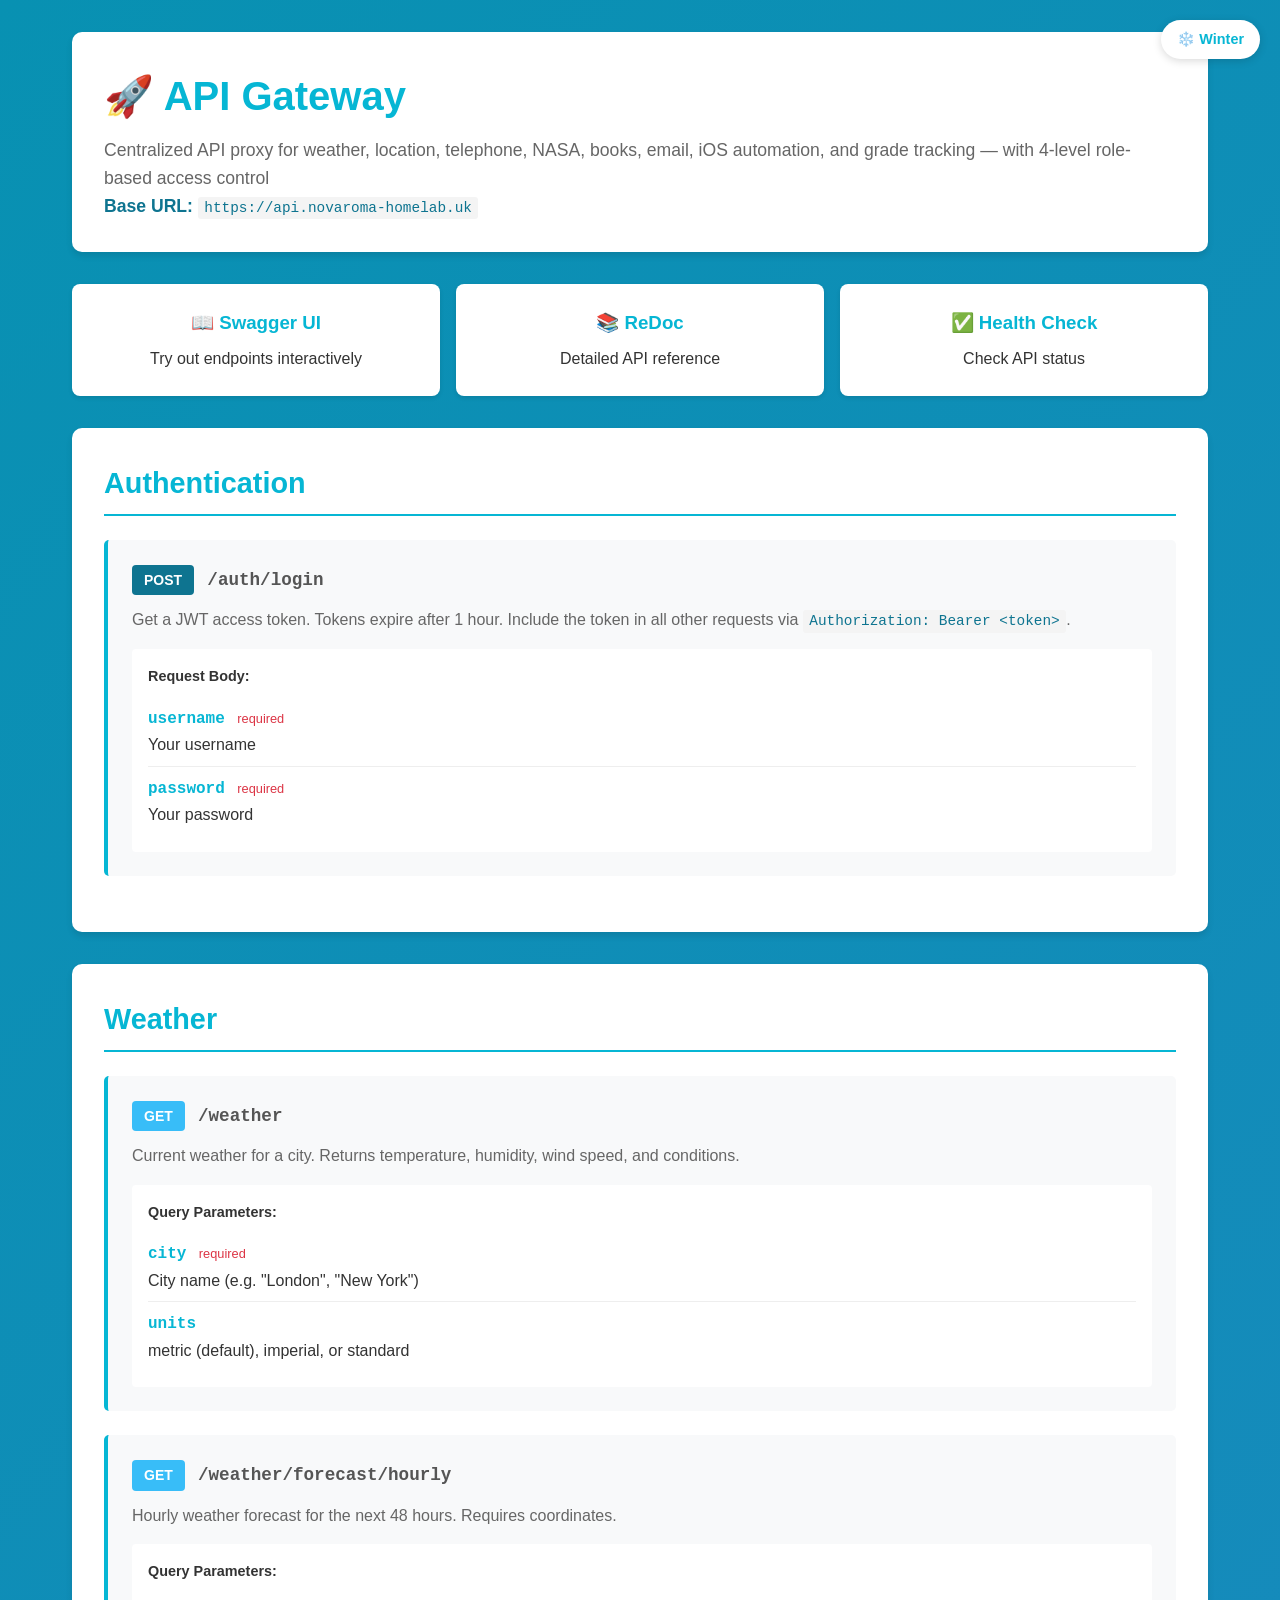
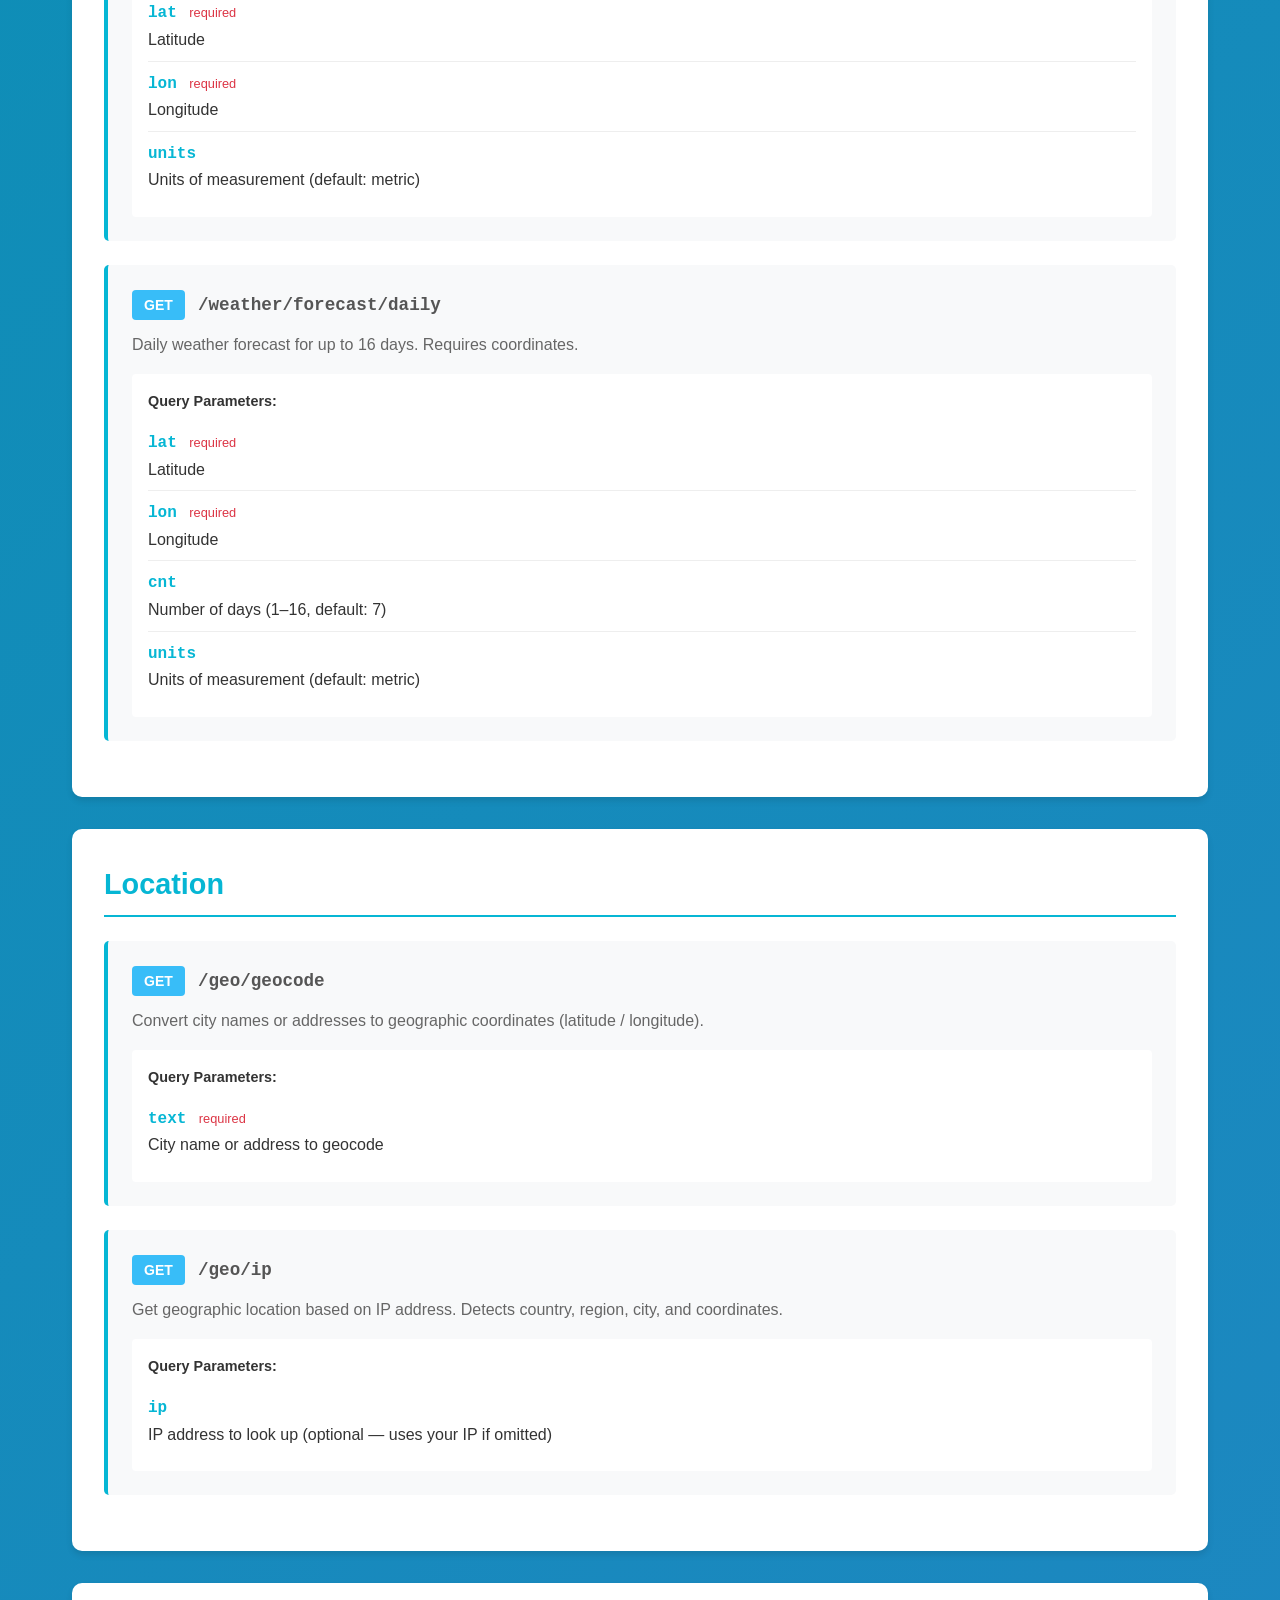
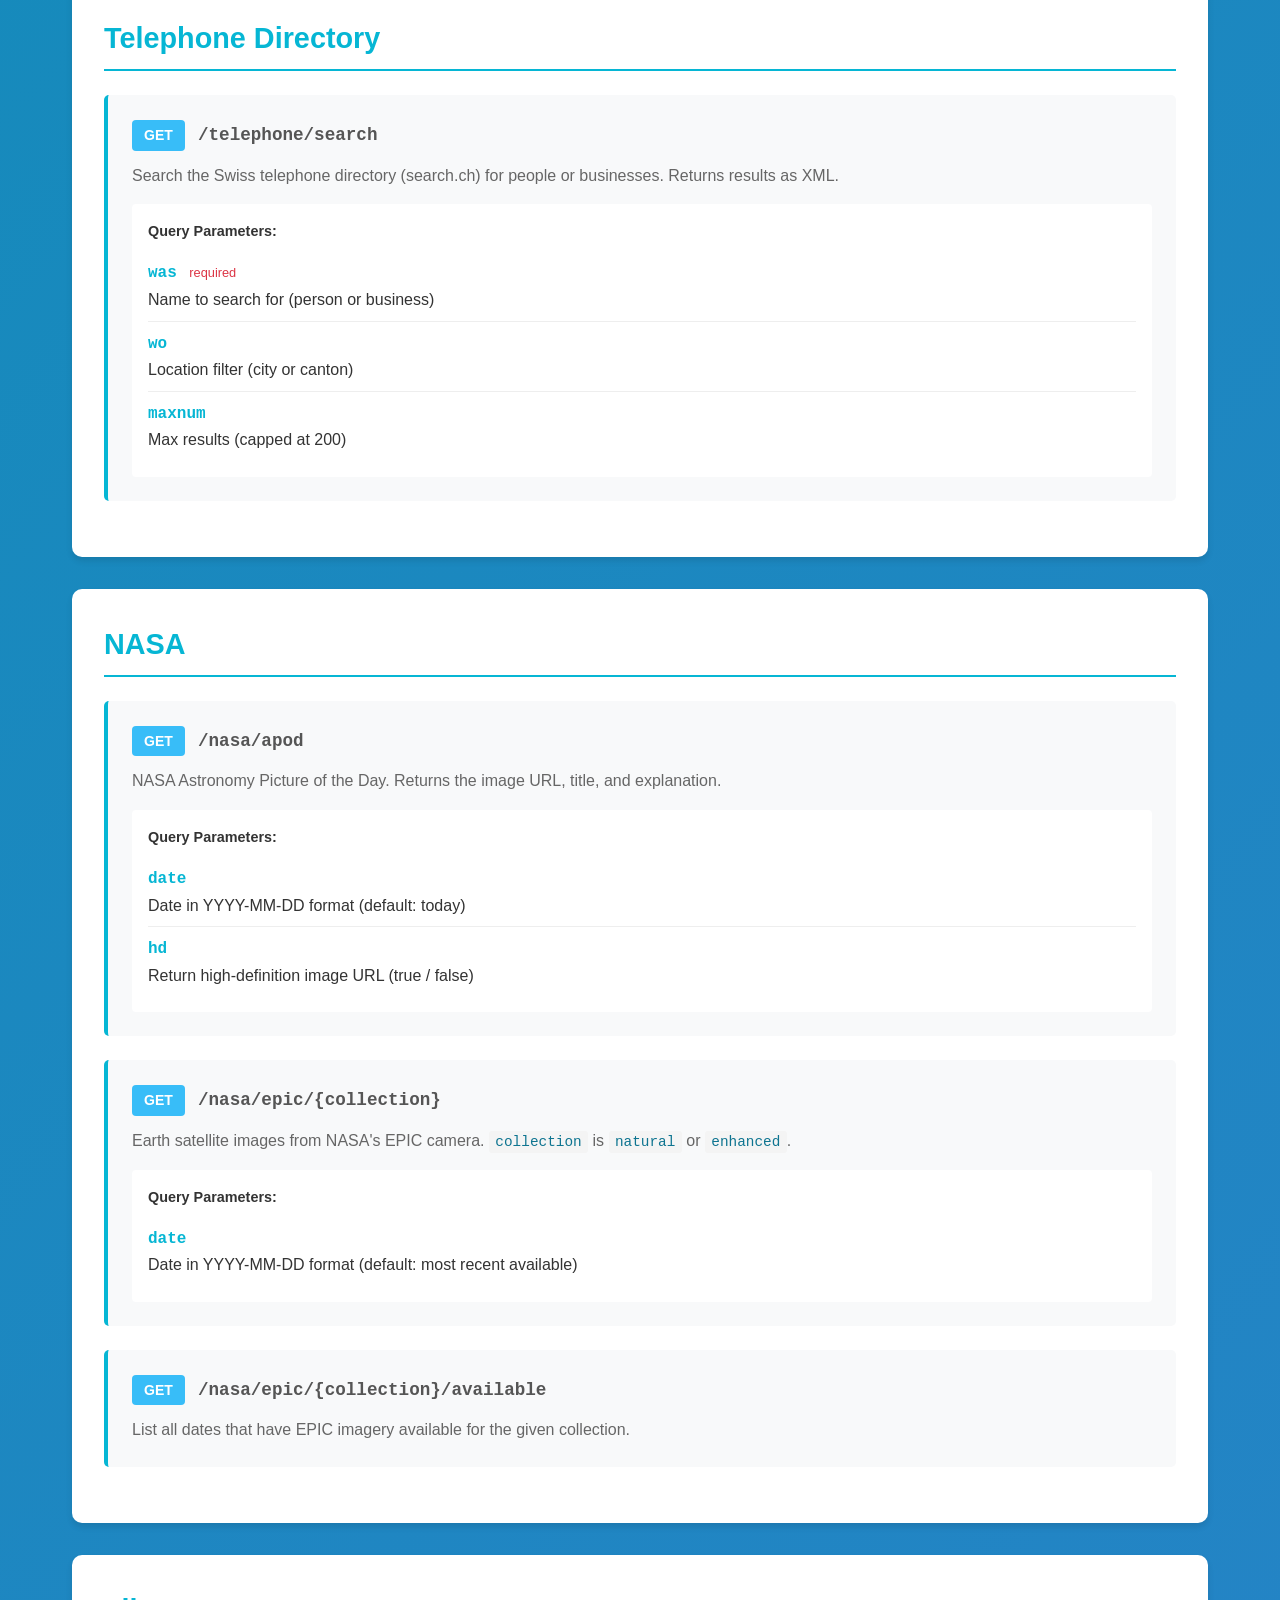
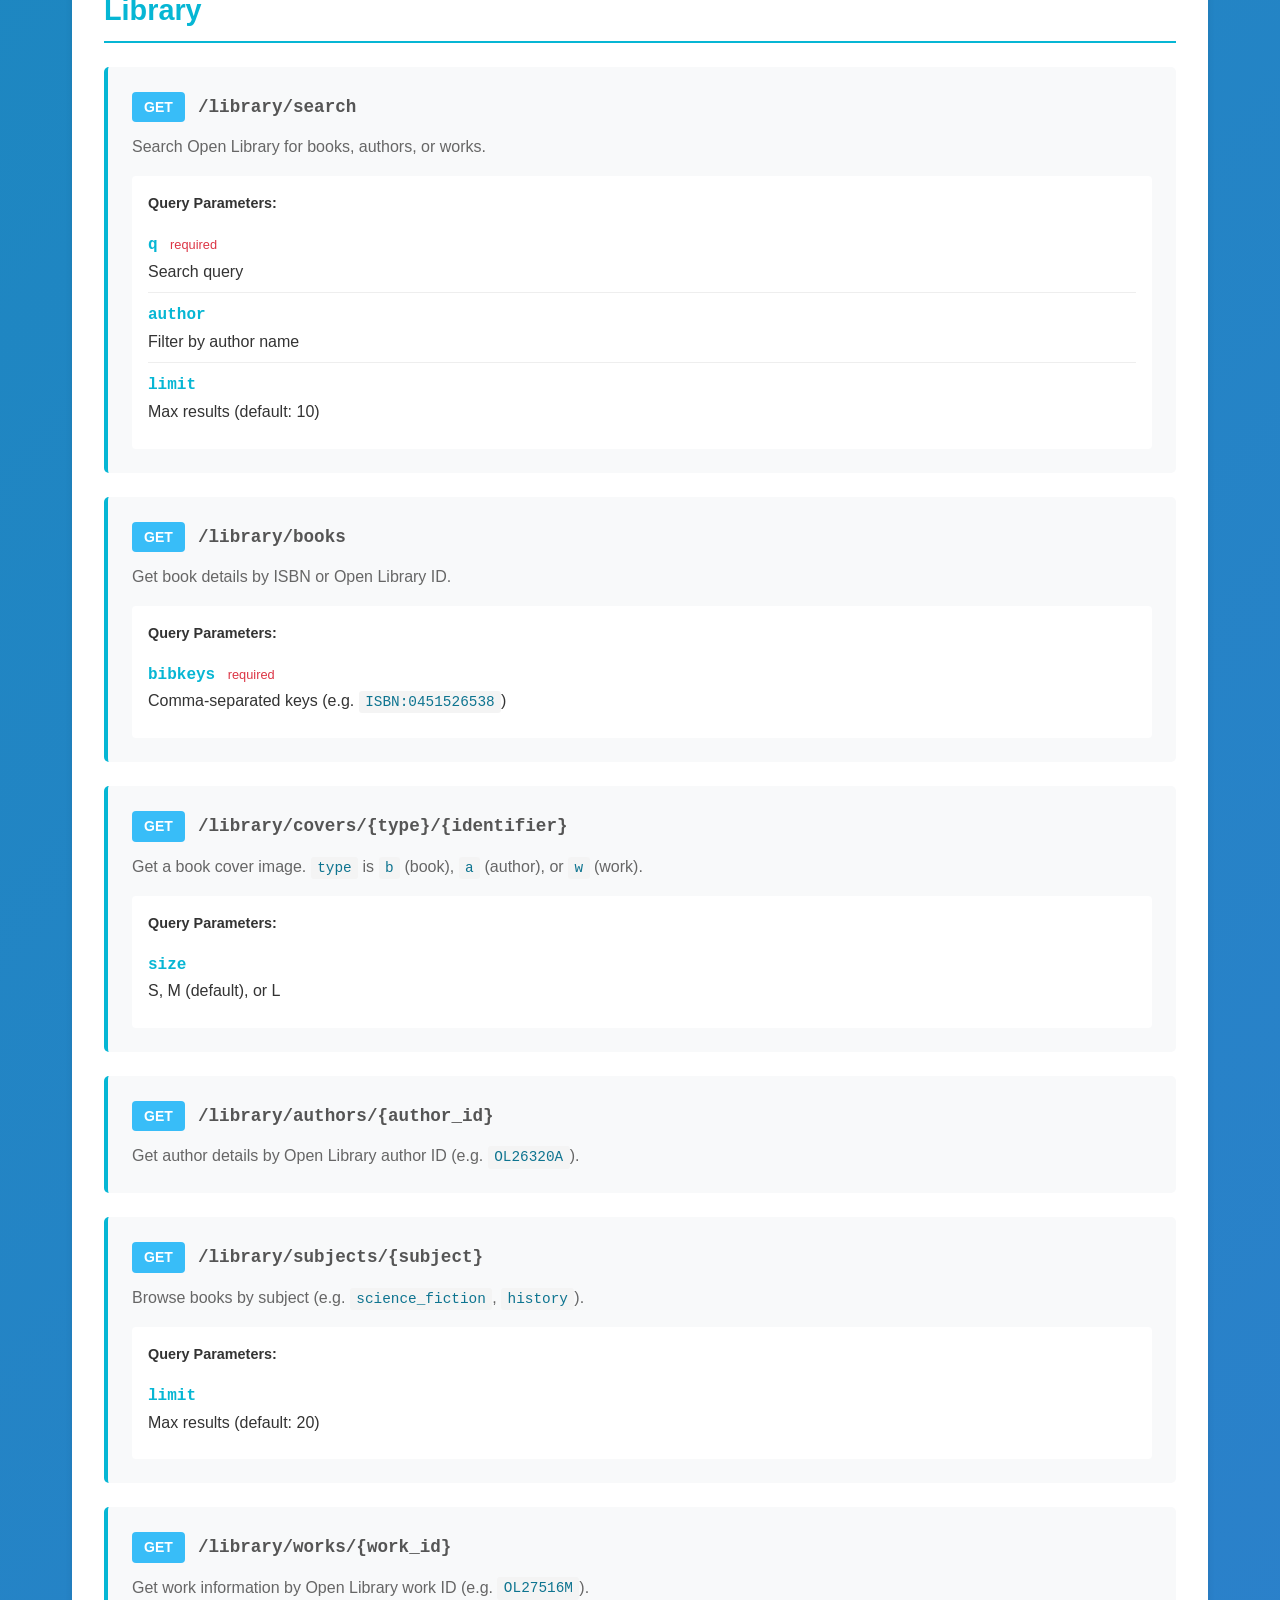
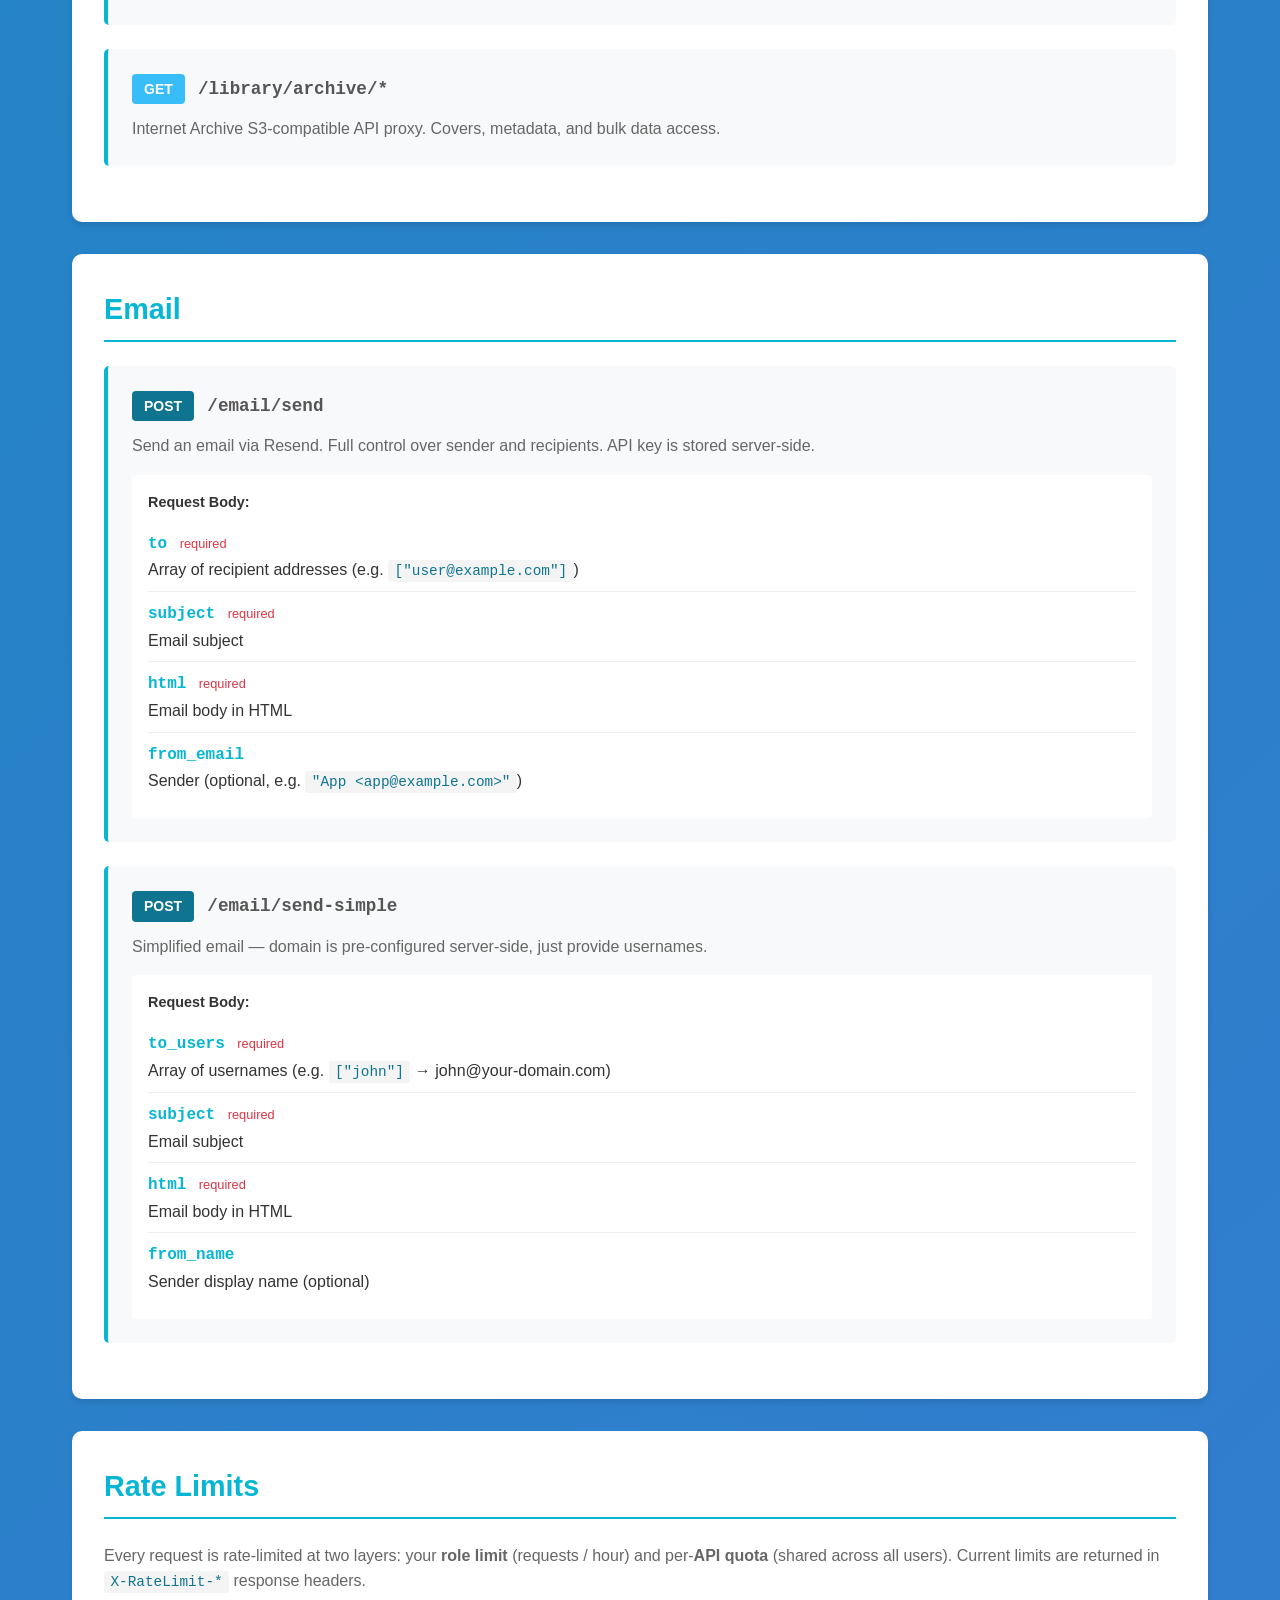
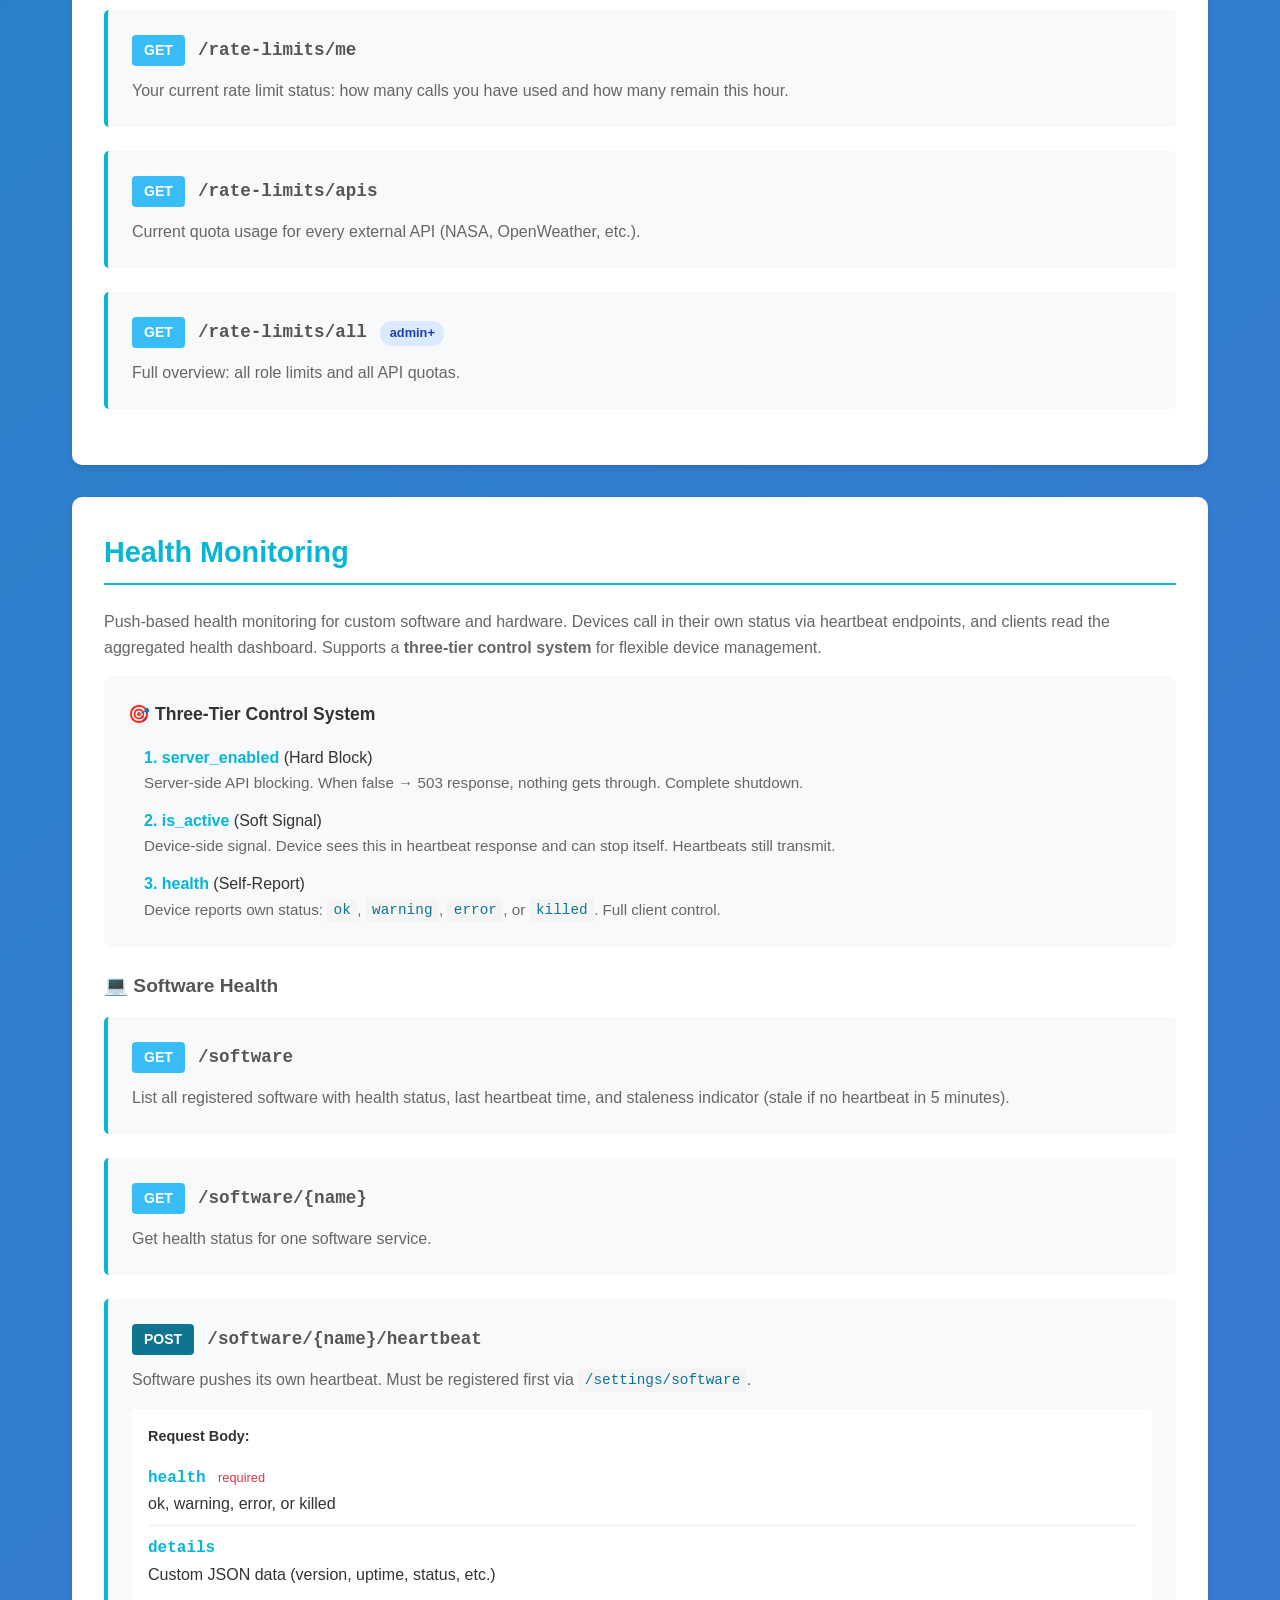
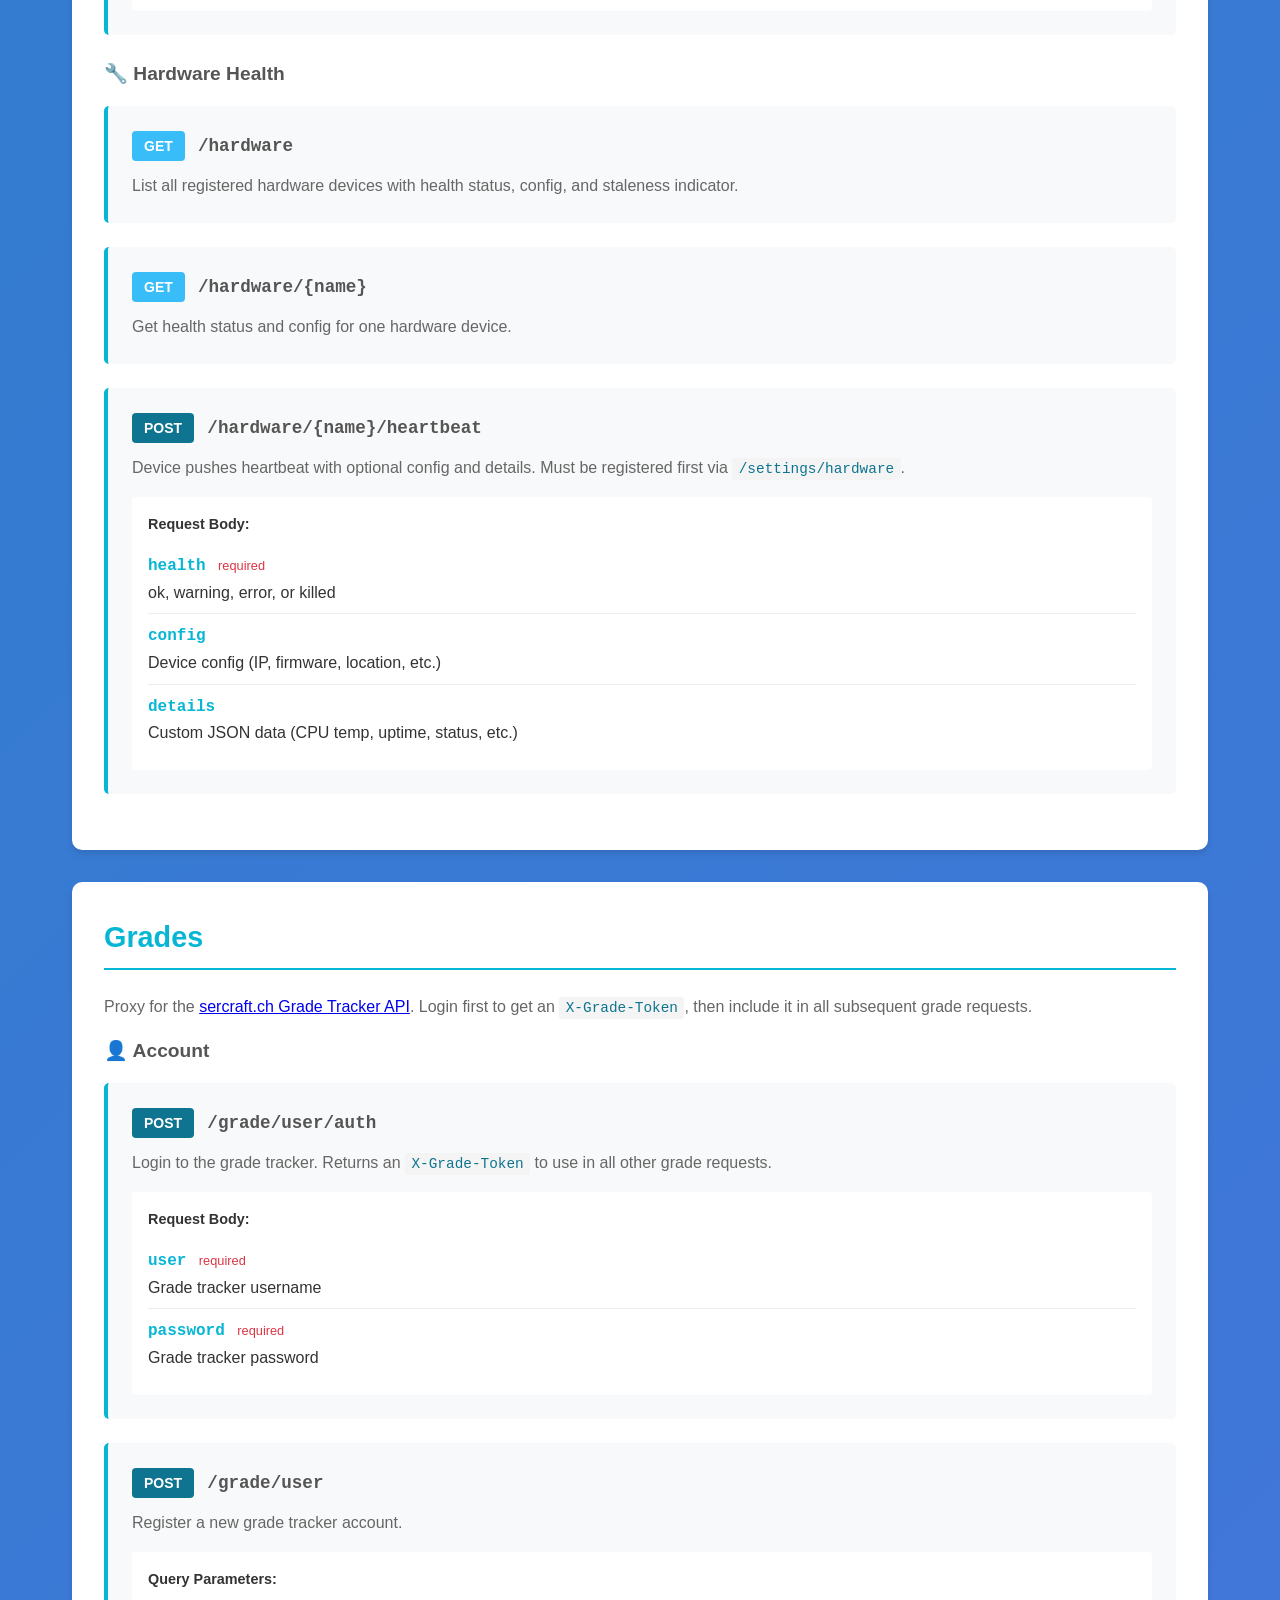
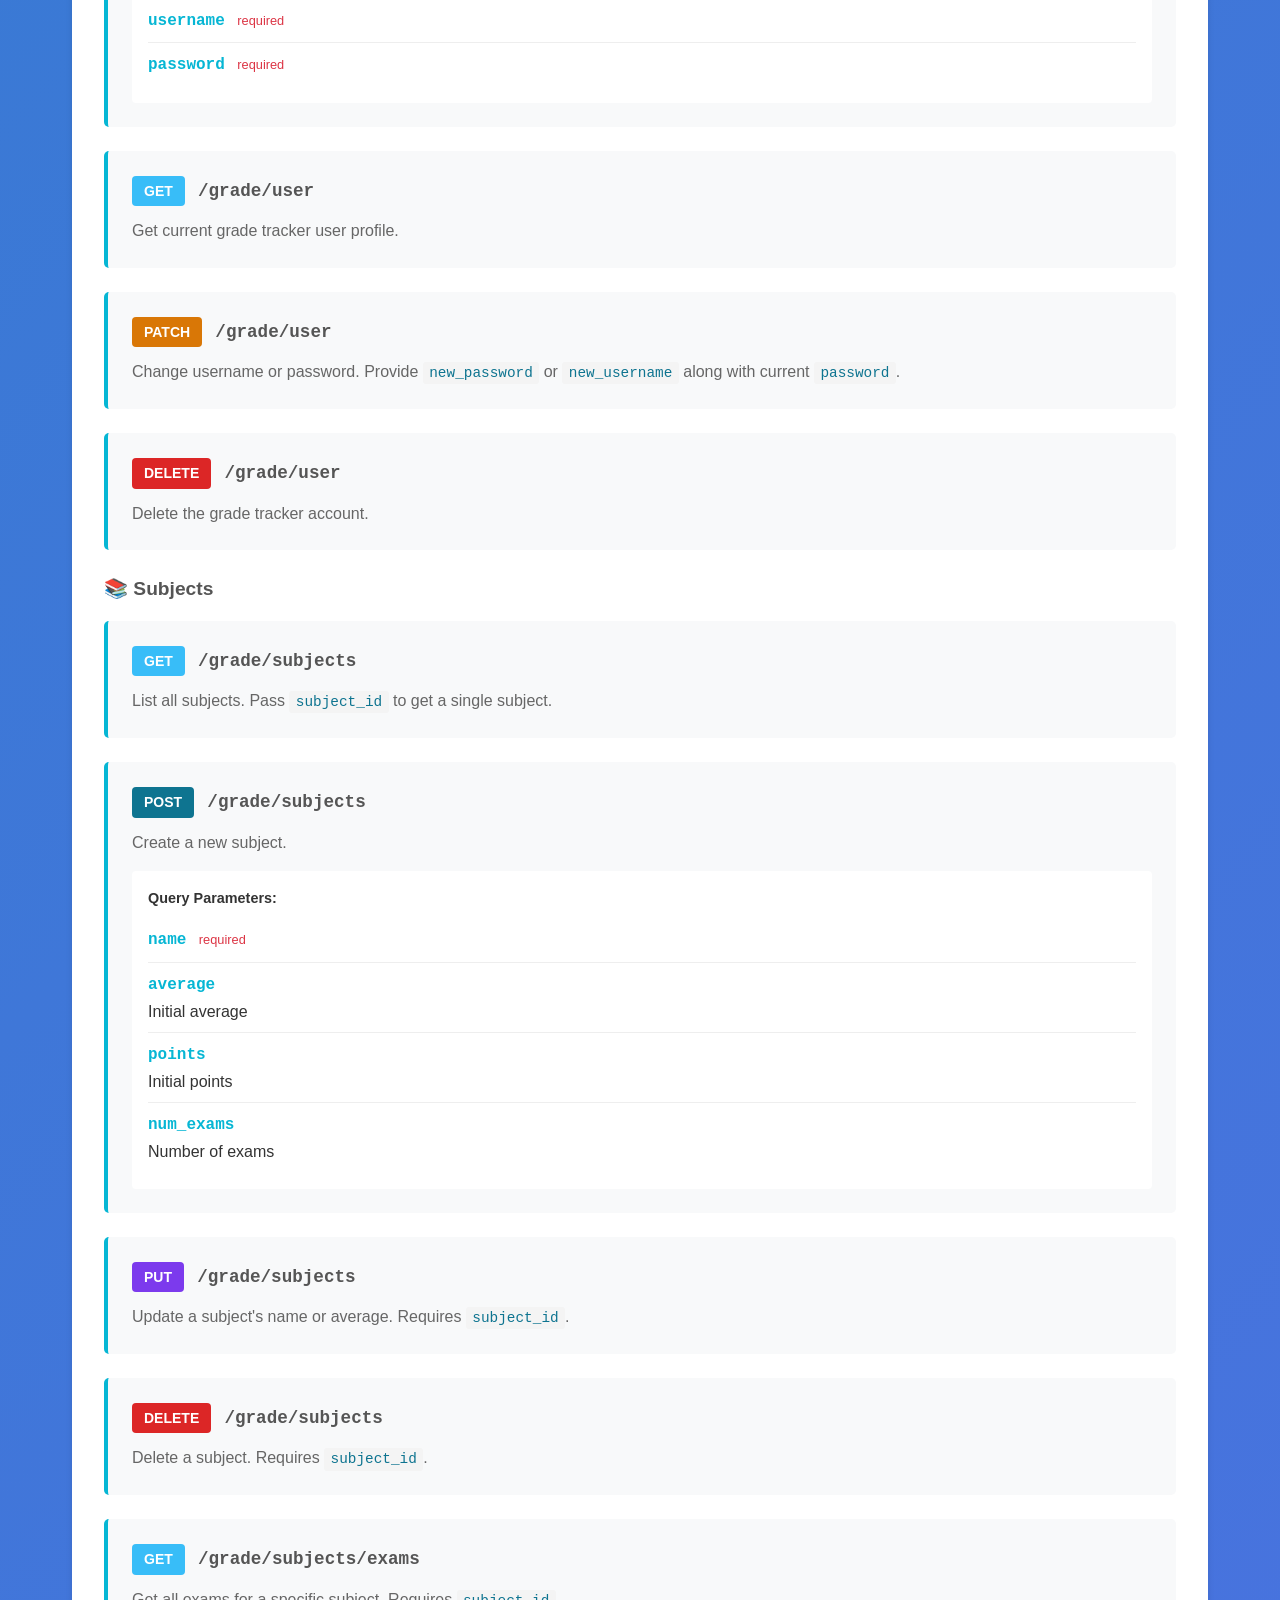
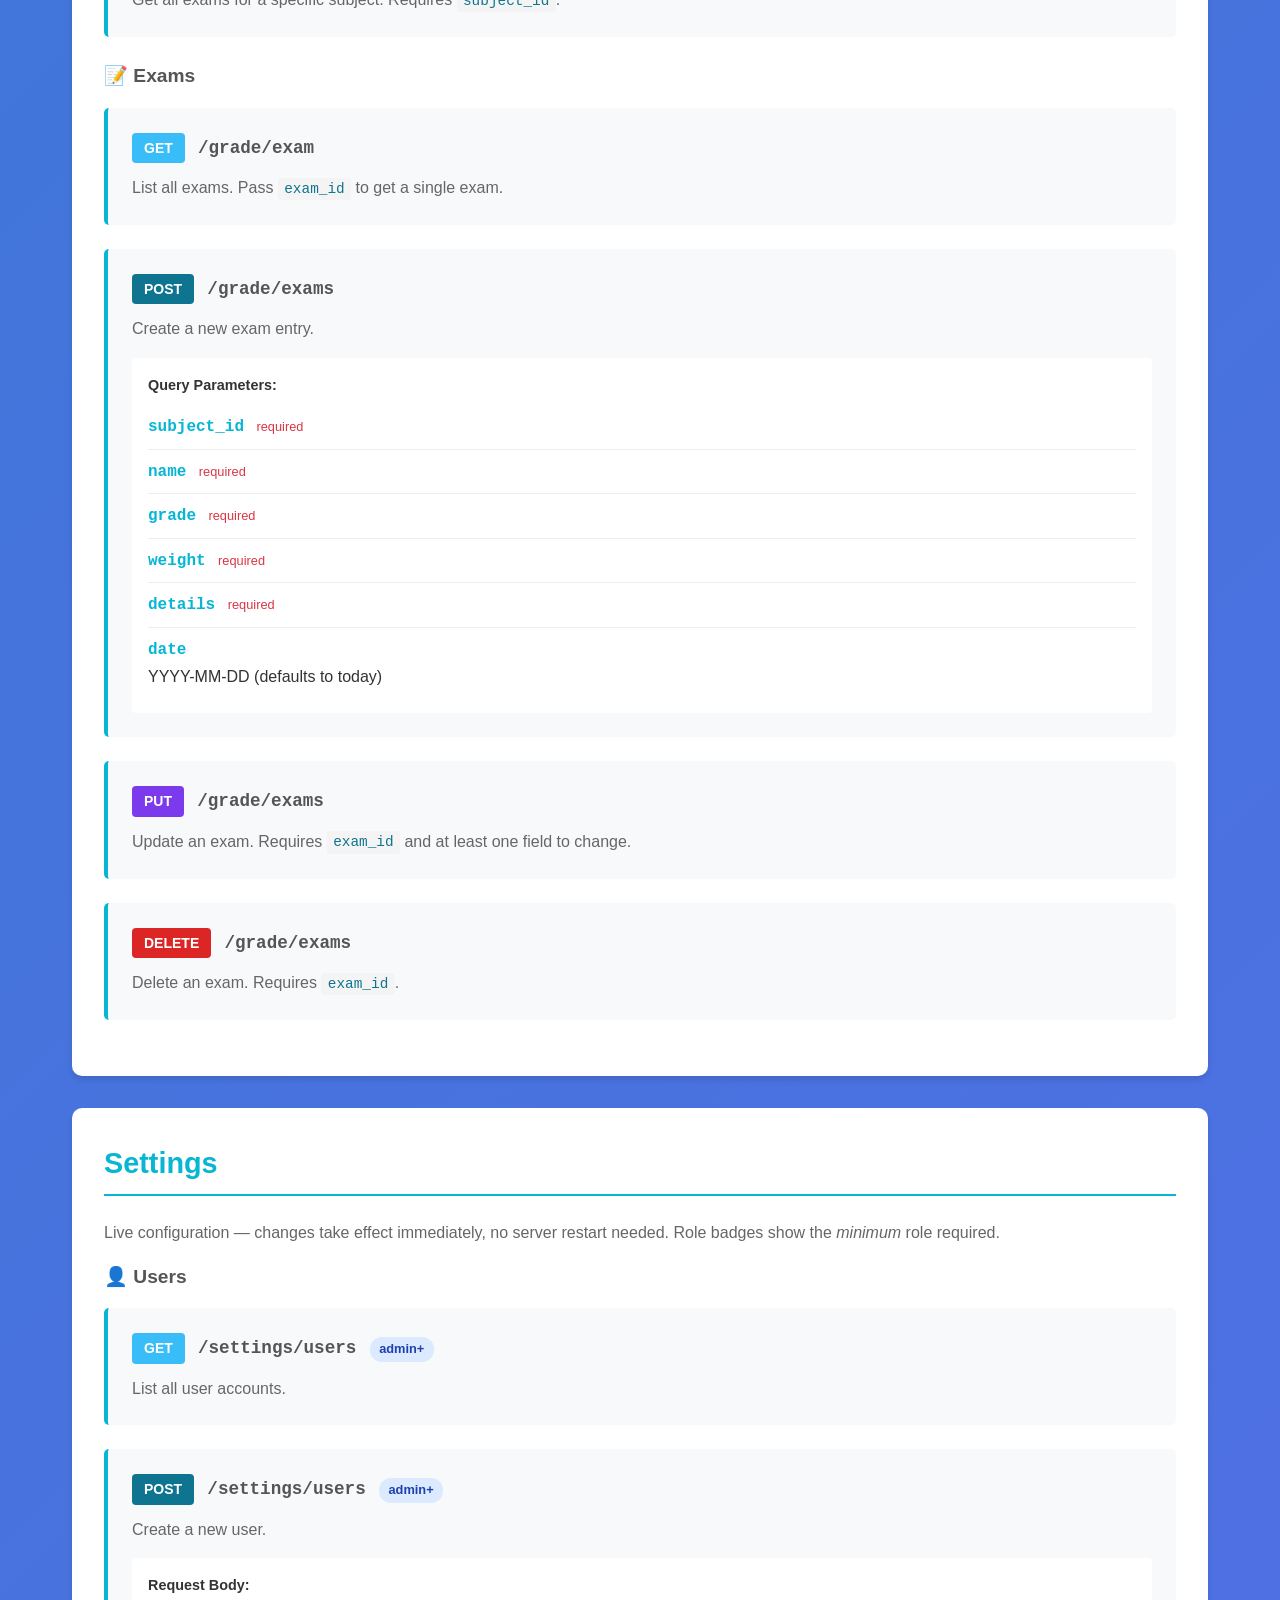
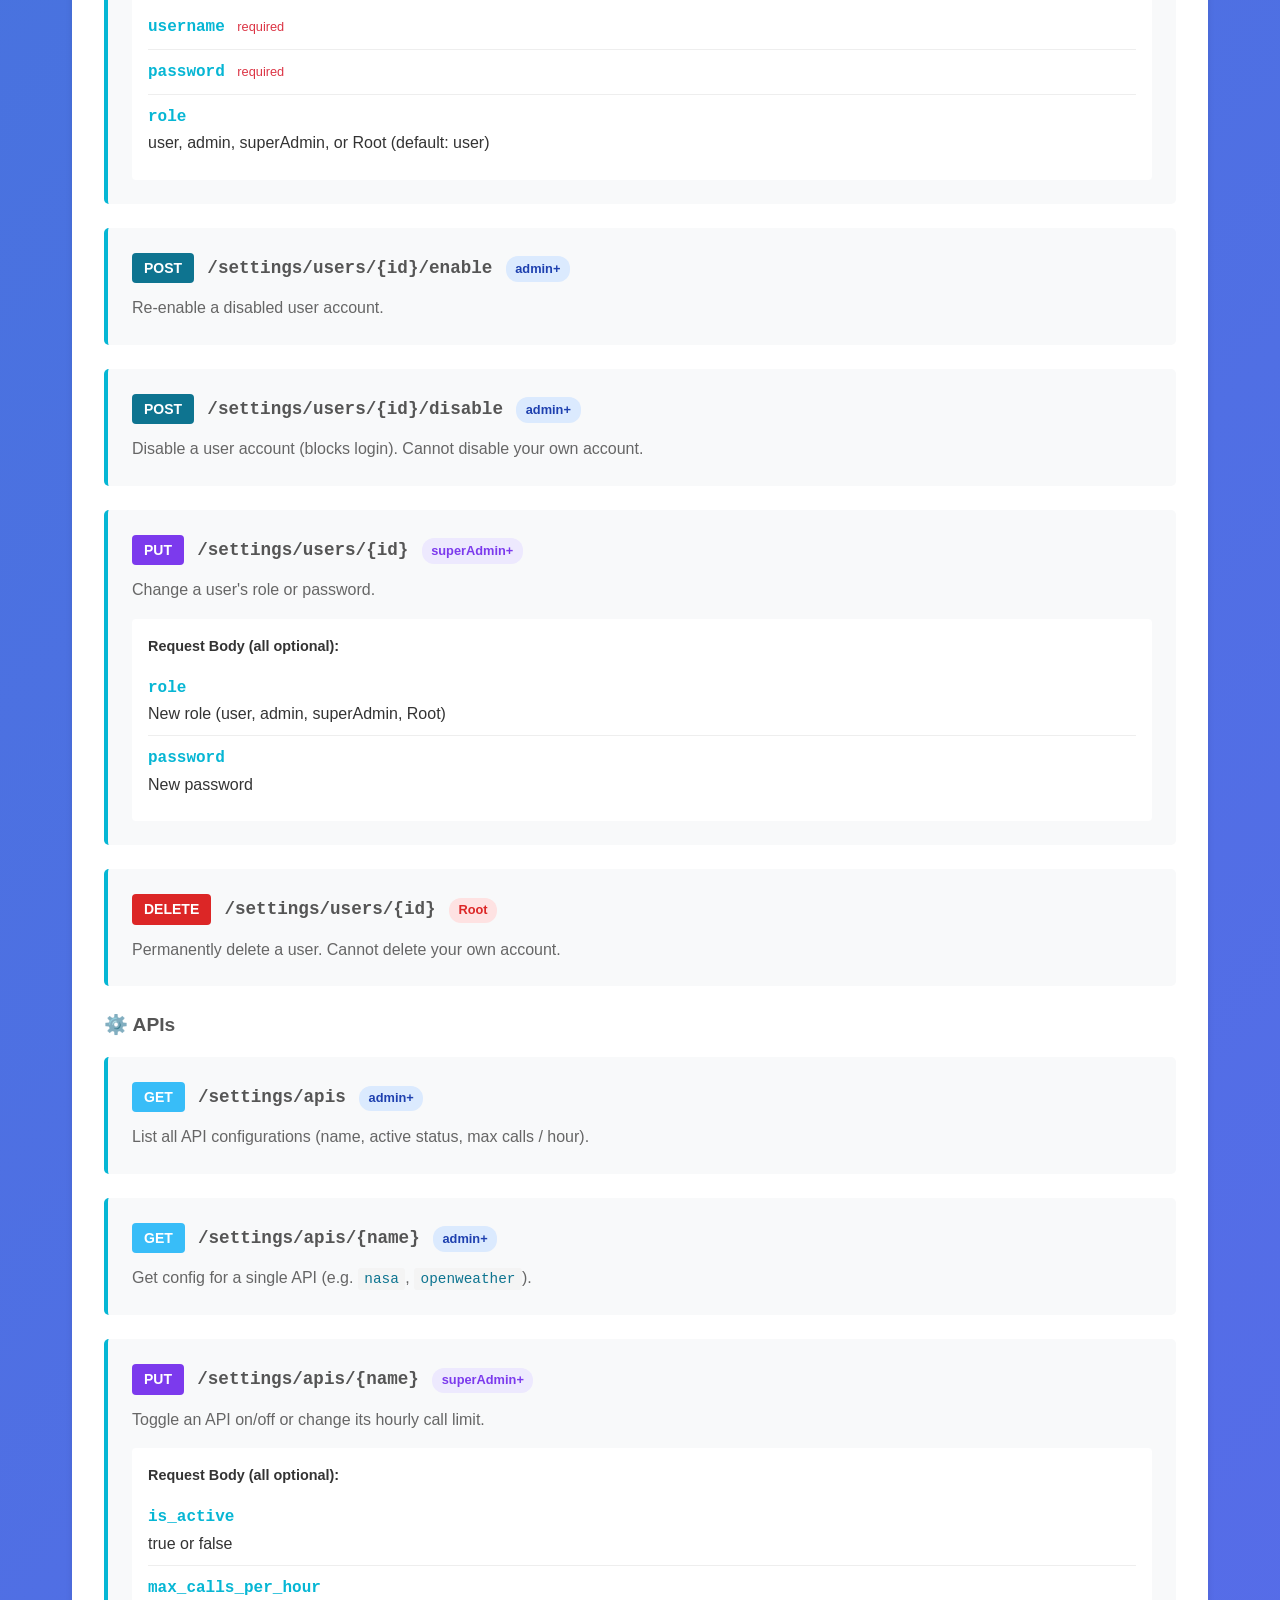
<file: app/templates/index.html>
<!DOCTYPE html>
<html lang="en">
<head>
    <meta charset="UTF-8">
    <meta name="viewport" content="width=device-width, initial-scale=1.0">
    <title>API Gateway Documentation</title>
    <style>
        * {
            margin: 0;
            padding: 0;
            box-sizing: border-box;
        }

        :root {
            --primary: #D97706;
            --primary-light: #FCD34D;
            --primary-dark: #B45309;
            --bg-gradient-start: #DC2626;
            --bg-gradient-end: #EA580C;
            --accent: #F59E0B;
        }

        /* Spring theme (March-May) */
        body.spring {
            --primary: #10B981;
            --primary-light: #6EE7B7;
            --primary-dark: #047857;
            --bg-gradient-start: #059669;
            --bg-gradient-end: #10B981;
            --accent: #34D399;
        }

        /* Summer theme (June-August) */
        body.summer {
            --primary: #3B82F6;
            --primary-light: #93C5FD;
            --primary-dark: #1E40AF;
            --bg-gradient-start: #0EA5E9;
            --bg-gradient-end: #8B5CF6;
            --accent: #06B6D4;
        }

        /* Autumn theme (September-November) */
        body.autumn {
            --primary: #D97706;
            --primary-light: #FCD34D;
            --primary-dark: #B45309;
            --bg-gradient-start: #DC2626;
            --bg-gradient-end: #EA580C;
            --accent: #F59E0B;
        }

        /* Winter theme (December-February) */
        body.winter {
            --primary: #06B6D4;
            --primary-light: #A5F3FC;
            --primary-dark: #0E7490;
            --bg-gradient-start: #0891B2;
            --bg-gradient-end: #6366F1;
            --accent: #38BDF8;
        }

        body {
            font-family: -apple-system, BlinkMacSystemFont, 'Segoe UI', Roboto, Oxygen, Ubuntu, Cantarell, sans-serif;
            line-height: 1.6;
            color: #333;
            background: linear-gradient(135deg, var(--bg-gradient-start) 0%, var(--bg-gradient-end) 100%);
            min-height: 100vh;
            transition: background 0.5s ease;
        }

        .container {
            max-width: 1200px;
            margin: 0 auto;
            padding: 2rem;
        }

        .season-indicator {
            position: fixed;
            top: 20px;
            right: 20px;
            background: white;
            padding: 0.5rem 1rem;
            border-radius: 20px;
            box-shadow: 0 2px 8px rgba(0,0,0,0.15);
            font-size: 0.9rem;
            font-weight: 600;
            color: var(--primary);
            z-index: 1000;
        }

        .header {
            background: white;
            border-radius: 10px;
            padding: 2rem;
            margin-bottom: 2rem;
            box-shadow: 0 4px 6px rgba(0,0,0,0.1);
            animation: fadeInUp 0.6s ease;
        }

        @keyframes fadeInUp {
            from {
                opacity: 0;
                transform: translateY(20px);
            }
            to {
                opacity: 1;
                transform: translateY(0);
            }
        }

        .header h1 {
            color: var(--primary);
            font-size: 2.5rem;
            margin-bottom: 0.5rem;
        }

        .header p {
            color: #666;
            font-size: 1.1rem;
        }

        .header p strong {
            color: var(--primary-dark);
        }

        .content {
            background: white;
            border-radius: 10px;
            padding: 2rem;
            margin-bottom: 2rem;
            box-shadow: 0 4px 6px rgba(0,0,0,0.1);
            animation: fadeInUp 0.6s ease;
        }

        .endpoint {
            background: #f8f9fa;
            border-left: 4px solid var(--primary);
            padding: 1.5rem;
            margin-bottom: 1.5rem;
            border-radius: 5px;
            transition: transform 0.2s ease, box-shadow 0.2s ease;
        }

        .endpoint:hover {
            transform: translateY(-2px);
            box-shadow: 0 4px 12px rgba(0,0,0,0.15);
        }

        .endpoint h3 {
            color: var(--primary);
            margin-bottom: 0.5rem;
        }

        .method {
            display: inline-block;
            padding: 0.25rem 0.75rem;
            border-radius: 4px;
            font-weight: bold;
            font-size: 0.875rem;
            margin-right: 0.5rem;
        }

        .method.get {
            background: var(--accent);
            color: white;
        }

        .method.post {
            background: var(--primary-dark);
            color: white;
        }

        .method.put {
            background: #7C3AED;
            color: white;
        }

        .method.delete {
            background: #DC2626;
            color: white;
        }

        .method.patch {
            background: #D97706;
            color: white;
        }

        .endpoint-path {
            font-family: 'Courier New', monospace;
            color: #555;
            font-size: 1.1rem;
        }

        .description {
            margin-top: 0.75rem;
            color: #666;
        }

        .params {
            margin-top: 1rem;
            padding: 1rem;
            background: white;
            border-radius: 4px;
        }

        .params h4 {
            color: #333;
            margin-bottom: 0.5rem;
            font-size: 0.9rem;
        }

        .param {
            padding: 0.5rem 0;
            border-bottom: 1px solid #eee;
        }

        .param:last-child {
            border-bottom: none;
        }

        .param-name {
            font-family: 'Courier New', monospace;
            color: var(--primary);
            font-weight: bold;
        }

        .param-required {
            color: #dc3545;
            font-size: 0.8rem;
            margin-left: 0.5rem;
        }

        .section-title {
            color: var(--primary);
            font-size: 1.8rem;
            margin-bottom: 1.5rem;
            padding-bottom: 0.5rem;
            border-bottom: 2px solid var(--primary);
        }

        .role-badge {
            display: inline-block;
            padding: 0.15rem 0.6rem;
            border-radius: 12px;
            font-size: 0.8rem;
            font-weight: 600;
            margin-left: 0.5rem;
        }

        .role-admin { background: #DBEAFE; color: #1E40AF; }
        .role-super { background: #EDE9FE; color: #7C3AED; }
        .role-root  { background: #FEE2E2; color: #DC2626; }

        .footer {
            background: white;
            border-radius: 10px;
            padding: 1.5rem;
            text-align: center;
            box-shadow: 0 4px 6px rgba(0,0,0,0.1);
            color: #666;
            animation: fadeInUp 0.6s ease;
        }

        .footer a {
            color: var(--primary);
            text-decoration: none;
            font-weight: bold;
            transition: color 0.2s ease;
        }

        .footer a:hover {
            color: var(--primary-dark);
            text-decoration: underline;
        }

        .quick-links {
            display: flex;
            gap: 1rem;
            margin-bottom: 2rem;
            flex-wrap: wrap;
        }

        .quick-link {
            flex: 1;
            min-width: 250px;
            background: white;
            padding: 1.5rem;
            border-radius: 8px;
            text-align: center;
            box-shadow: 0 2px 4px rgba(0,0,0,0.1);
            text-decoration: none;
            color: #333;
            transition: transform 0.2s ease, box-shadow 0.2s ease;
            animation: fadeInUp 0.6s ease;
        }

        .quick-link:hover {
            transform: translateY(-4px);
            box-shadow: 0 6px 12px rgba(0,0,0,0.15);
        }

        .quick-link h3 {
            color: var(--primary);
            margin-bottom: 0.5rem;
        }

        code {
            background: #f4f4f4;
            padding: 0.2rem 0.4rem;
            border-radius: 3px;
            font-family: 'Courier New', monospace;
            font-size: 0.9rem;
            color: var(--primary-dark);
        }

        @media (max-width: 768px) {
            .container {
                padding: 1rem;
            }

            .header h1 {
                font-size: 2rem;
            }

            .quick-links {
                flex-direction: column;
            }

            .quick-link {
                min-width: 100%;
            }
        }
    </style>
</head>
<body>
    <div class="season-indicator" id="seasonIndicator">🍂 Autumn</div>

    <div class="container">
        <div class="header">
            <h1>🚀 API Gateway</h1>
            <p>Centralized API proxy for weather, location, telephone, NASA, books, email, iOS automation, and grade tracking — with 4-level role-based access control</p>
            <p><strong>Base URL:</strong> <code>https://api.novaroma-homelab.uk</code></p>
        </div>

        <div class="quick-links">
            <a href="/docs" class="quick-link">
                <h3>📖 Swagger UI</h3>
                <p>Try out endpoints interactively</p>
            </a>
            <a href="/redoc" class="quick-link">
                <h3>📚 ReDoc</h3>
                <p>Detailed API reference</p>
            </a>
            <a href="/health" class="quick-link">
                <h3>✅ Health Check</h3>
                <p>Check API status</p>
            </a>
        </div>

        <!-- ============================================================ -->
        <!-- AUTHENTICATION                                                -->
        <!-- ============================================================ -->
        <div class="content">
            <h2 class="section-title">Authentication</h2>

            <div class="endpoint">
                <h3>
                    <span class="method post">POST</span>
                    <span class="endpoint-path">/auth/login</span>
                </h3>
                <p class="description">
                    Get a JWT access token. Tokens expire after 1 hour. Include the token in all other requests via <code>Authorization: Bearer &lt;token&gt;</code>.
                </p>
                <div class="params">
                    <h4>Request Body:</h4>
                    <div class="param">
                        <span class="param-name">username</span>
                        <span class="param-required">required</span>
                        <p>Your username</p>
                    </div>
                    <div class="param">
                        <span class="param-name">password</span>
                        <span class="param-required">required</span>
                        <p>Your password</p>
                    </div>
                </div>
            </div>
        </div>

        <!-- ============================================================ -->
        <!-- WEATHER                                                       -->
        <!-- ============================================================ -->
        <div class="content">
            <h2 class="section-title">Weather</h2>

            <div class="endpoint">
                <h3>
                    <span class="method get">GET</span>
                    <span class="endpoint-path">/weather</span>
                </h3>
                <p class="description">
                    Current weather for a city. Returns temperature, humidity, wind speed, and conditions.
                </p>
                <div class="params">
                    <h4>Query Parameters:</h4>
                    <div class="param">
                        <span class="param-name">city</span>
                        <span class="param-required">required</span>
                        <p>City name (e.g. "London", "New York")</p>
                    </div>
                    <div class="param">
                        <span class="param-name">units</span>
                        <p>metric (default), imperial, or standard</p>
                    </div>
                </div>
            </div>

            <div class="endpoint">
                <h3>
                    <span class="method get">GET</span>
                    <span class="endpoint-path">/weather/forecast/hourly</span>
                </h3>
                <p class="description">
                    Hourly weather forecast for the next 48 hours. Requires coordinates.
                </p>
                <div class="params">
                    <h4>Query Parameters:</h4>
                    <div class="param">
                        <span class="param-name">lat</span>
                        <span class="param-required">required</span>
                        <p>Latitude</p>
                    </div>
                    <div class="param">
                        <span class="param-name">lon</span>
                        <span class="param-required">required</span>
                        <p>Longitude</p>
                    </div>
                    <div class="param">
                        <span class="param-name">units</span>
                        <p>Units of measurement (default: metric)</p>
                    </div>
                </div>
            </div>

            <div class="endpoint">
                <h3>
                    <span class="method get">GET</span>
                    <span class="endpoint-path">/weather/forecast/daily</span>
                </h3>
                <p class="description">
                    Daily weather forecast for up to 16 days. Requires coordinates.
                </p>
                <div class="params">
                    <h4>Query Parameters:</h4>
                    <div class="param">
                        <span class="param-name">lat</span>
                        <span class="param-required">required</span>
                        <p>Latitude</p>
                    </div>
                    <div class="param">
                        <span class="param-name">lon</span>
                        <span class="param-required">required</span>
                        <p>Longitude</p>
                    </div>
                    <div class="param">
                        <span class="param-name">cnt</span>
                        <p>Number of days (1–16, default: 7)</p>
                    </div>
                    <div class="param">
                        <span class="param-name">units</span>
                        <p>Units of measurement (default: metric)</p>
                    </div>
                </div>
            </div>
        </div>

        <!-- ============================================================ -->
        <!-- LOCATION                                                      -->
        <!-- ============================================================ -->
        <div class="content">
            <h2 class="section-title">Location</h2>

            <div class="endpoint">
                <h3>
                    <span class="method get">GET</span>
                    <span class="endpoint-path">/geo/geocode</span>
                </h3>
                <p class="description">
                    Convert city names or addresses to geographic coordinates (latitude / longitude).
                </p>
                <div class="params">
                    <h4>Query Parameters:</h4>
                    <div class="param">
                        <span class="param-name">text</span>
                        <span class="param-required">required</span>
                        <p>City name or address to geocode</p>
                    </div>
                </div>
            </div>

            <div class="endpoint">
                <h3>
                    <span class="method get">GET</span>
                    <span class="endpoint-path">/geo/ip</span>
                </h3>
                <p class="description">
                    Get geographic location based on IP address. Detects country, region, city, and coordinates.
                </p>
                <div class="params">
                    <h4>Query Parameters:</h4>
                    <div class="param">
                        <span class="param-name">ip</span>
                        <p>IP address to look up (optional — uses your IP if omitted)</p>
                    </div>
                </div>
            </div>
        </div>

        <!-- ============================================================ -->
        <!-- TELEPHONE                                                     -->
        <!-- ============================================================ -->
        <div class="content">
            <h2 class="section-title">Telephone Directory</h2>

            <div class="endpoint">
                <h3>
                    <span class="method get">GET</span>
                    <span class="endpoint-path">/telephone/search</span>
                </h3>
                <p class="description">
                    Search the Swiss telephone directory (search.ch) for people or businesses. Returns results as XML.
                </p>
                <div class="params">
                    <h4>Query Parameters:</h4>
                    <div class="param">
                        <span class="param-name">was</span>
                        <span class="param-required">required</span>
                        <p>Name to search for (person or business)</p>
                    </div>
                    <div class="param">
                        <span class="param-name">wo</span>
                        <p>Location filter (city or canton)</p>
                    </div>
                    <div class="param">
                        <span class="param-name">maxnum</span>
                        <p>Max results (capped at 200)</p>
                    </div>
                </div>
            </div>
        </div>

        <!-- ============================================================ -->
        <!-- NASA                                                          -->
        <!-- ============================================================ -->
        <div class="content">
            <h2 class="section-title">NASA</h2>

            <div class="endpoint">
                <h3>
                    <span class="method get">GET</span>
                    <span class="endpoint-path">/nasa/apod</span>
                </h3>
                <p class="description">
                    NASA Astronomy Picture of the Day. Returns the image URL, title, and explanation.
                </p>
                <div class="params">
                    <h4>Query Parameters:</h4>
                    <div class="param">
                        <span class="param-name">date</span>
                        <p>Date in YYYY-MM-DD format (default: today)</p>
                    </div>
                    <div class="param">
                        <span class="param-name">hd</span>
                        <p>Return high-definition image URL (true / false)</p>
                    </div>
                </div>
            </div>

            <div class="endpoint">
                <h3>
                    <span class="method get">GET</span>
                    <span class="endpoint-path">/nasa/epic/{collection}</span>
                </h3>
                <p class="description">
                    Earth satellite images from NASA's EPIC camera. <code>collection</code> is <code>natural</code> or <code>enhanced</code>.
                </p>
                <div class="params">
                    <h4>Query Parameters:</h4>
                    <div class="param">
                        <span class="param-name">date</span>
                        <p>Date in YYYY-MM-DD format (default: most recent available)</p>
                    </div>
                </div>
            </div>

            <div class="endpoint">
                <h3>
                    <span class="method get">GET</span>
                    <span class="endpoint-path">/nasa/epic/{collection}/available</span>
                </h3>
                <p class="description">
                    List all dates that have EPIC imagery available for the given collection.
                </p>
            </div>
        </div>

        <!-- ============================================================ -->
        <!-- LIBRARY                                                       -->
        <!-- ============================================================ -->
        <div class="content">
            <h2 class="section-title">Library</h2>

            <div class="endpoint">
                <h3>
                    <span class="method get">GET</span>
                    <span class="endpoint-path">/library/search</span>
                </h3>
                <p class="description">
                    Search Open Library for books, authors, or works.
                </p>
                <div class="params">
                    <h4>Query Parameters:</h4>
                    <div class="param">
                        <span class="param-name">q</span>
                        <span class="param-required">required</span>
                        <p>Search query</p>
                    </div>
                    <div class="param">
                        <span class="param-name">author</span>
                        <p>Filter by author name</p>
                    </div>
                    <div class="param">
                        <span class="param-name">limit</span>
                        <p>Max results (default: 10)</p>
                    </div>
                </div>
            </div>

            <div class="endpoint">
                <h3>
                    <span class="method get">GET</span>
                    <span class="endpoint-path">/library/books</span>
                </h3>
                <p class="description">
                    Get book details by ISBN or Open Library ID.
                </p>
                <div class="params">
                    <h4>Query Parameters:</h4>
                    <div class="param">
                        <span class="param-name">bibkeys</span>
                        <span class="param-required">required</span>
                        <p>Comma-separated keys (e.g. <code>ISBN:0451526538</code>)</p>
                    </div>
                </div>
            </div>

            <div class="endpoint">
                <h3>
                    <span class="method get">GET</span>
                    <span class="endpoint-path">/library/covers/{type}/{identifier}</span>
                </h3>
                <p class="description">
                    Get a book cover image. <code>type</code> is <code>b</code> (book), <code>a</code> (author), or <code>w</code> (work).
                </p>
                <div class="params">
                    <h4>Query Parameters:</h4>
                    <div class="param">
                        <span class="param-name">size</span>
                        <p>S, M (default), or L</p>
                    </div>
                </div>
            </div>

            <div class="endpoint">
                <h3>
                    <span class="method get">GET</span>
                    <span class="endpoint-path">/library/authors/{author_id}</span>
                </h3>
                <p class="description">
                    Get author details by Open Library author ID (e.g. <code>OL26320A</code>).
                </p>
            </div>

            <div class="endpoint">
                <h3>
                    <span class="method get">GET</span>
                    <span class="endpoint-path">/library/subjects/{subject}</span>
                </h3>
                <p class="description">
                    Browse books by subject (e.g. <code>science_fiction</code>, <code>history</code>).
                </p>
                <div class="params">
                    <h4>Query Parameters:</h4>
                    <div class="param">
                        <span class="param-name">limit</span>
                        <p>Max results (default: 20)</p>
                    </div>
                </div>
            </div>

            <div class="endpoint">
                <h3>
                    <span class="method get">GET</span>
                    <span class="endpoint-path">/library/works/{work_id}</span>
                </h3>
                <p class="description">
                    Get work information by Open Library work ID (e.g. <code>OL27516M</code>).
                </p>
            </div>

            <div class="endpoint">
                <h3>
                    <span class="method get">GET</span>
                    <span class="endpoint-path">/library/archive/*</span>
                </h3>
                <p class="description">
                    Internet Archive S3-compatible API proxy. Covers, metadata, and bulk data access.
                </p>
            </div>
        </div>

        <!-- ============================================================ -->
        <!-- EMAIL                                                         -->
        <!-- ============================================================ -->
        <div class="content">
            <h2 class="section-title">Email</h2>

            <div class="endpoint">
                <h3>
                    <span class="method post">POST</span>
                    <span class="endpoint-path">/email/send</span>
                </h3>
                <p class="description">
                    Send an email via Resend. Full control over sender and recipients. API key is stored server-side.
                </p>
                <div class="params">
                    <h4>Request Body:</h4>
                    <div class="param">
                        <span class="param-name">to</span>
                        <span class="param-required">required</span>
                        <p>Array of recipient addresses (e.g. <code>["user@example.com"]</code>)</p>
                    </div>
                    <div class="param">
                        <span class="param-name">subject</span>
                        <span class="param-required">required</span>
                        <p>Email subject</p>
                    </div>
                    <div class="param">
                        <span class="param-name">html</span>
                        <span class="param-required">required</span>
                        <p>Email body in HTML</p>
                    </div>
                    <div class="param">
                        <span class="param-name">from_email</span>
                        <p>Sender (optional, e.g. <code>"App &lt;app@example.com&gt;"</code>)</p>
                    </div>
                </div>
            </div>

            <div class="endpoint">
                <h3>
                    <span class="method post">POST</span>
                    <span class="endpoint-path">/email/send-simple</span>
                </h3>
                <p class="description">
                    Simplified email — domain is pre-configured server-side, just provide usernames.
                </p>
                <div class="params">
                    <h4>Request Body:</h4>
                    <div class="param">
                        <span class="param-name">to_users</span>
                        <span class="param-required">required</span>
                        <p>Array of usernames (e.g. <code>["john"]</code> → john@your-domain.com)</p>
                    </div>
                    <div class="param">
                        <span class="param-name">subject</span>
                        <span class="param-required">required</span>
                        <p>Email subject</p>
                    </div>
                    <div class="param">
                        <span class="param-name">html</span>
                        <span class="param-required">required</span>
                        <p>Email body in HTML</p>
                    </div>
                    <div class="param">
                        <span class="param-name">from_name</span>
                        <p>Sender display name (optional)</p>
                    </div>
                </div>
            </div>
        </div>

        <!-- ============================================================ -->
        <!-- RATE LIMITS                                                   -->
        <!-- ============================================================ -->
        <div class="content">
            <h2 class="section-title">Rate Limits</h2>
            <p style="color: #666; margin-bottom: 1rem;">
                Every request is rate-limited at two layers: your <strong>role limit</strong> (requests / hour) and per-<strong>API quota</strong> (shared across all users). Current limits are returned in <code>X-RateLimit-*</code> response headers.
            </p>

            <div class="endpoint">
                <h3>
                    <span class="method get">GET</span>
                    <span class="endpoint-path">/rate-limits/me</span>
                </h3>
                <p class="description">
                    Your current rate limit status: how many calls you have used and how many remain this hour.
                </p>
            </div>

            <div class="endpoint">
                <h3>
                    <span class="method get">GET</span>
                    <span class="endpoint-path">/rate-limits/apis</span>
                </h3>
                <p class="description">
                    Current quota usage for every external API (NASA, OpenWeather, etc.).
                </p>
            </div>

            <div class="endpoint">
                <h3>
                    <span class="method get">GET</span>
                    <span class="endpoint-path">/rate-limits/all</span>
                    <span class="role-badge role-admin">admin+</span>
                </h3>
                <p class="description">
                    Full overview: all role limits and all API quotas.
                </p>
            </div>
        </div>

        <!-- ============================================================ -->
        <!-- HEALTH MONITORING                                             -->
        <!-- ============================================================ -->
        <div class="content">
            <h2 class="section-title">Health Monitoring</h2>
            <p style="color: #666; margin-bottom: 1rem;">
                Push-based health monitoring for custom software and hardware. Devices call in their own status via heartbeat endpoints, and clients read the aggregated health dashboard. Supports a <strong>three-tier control system</strong> for flexible device management.
            </p>

            <!-- Three-tier control explanation -->
            <div style="background: #f8f9fa; padding: 1.5rem; border-radius: 8px; margin-bottom: 1.5rem;">
                <h3 style="color: #333; margin-bottom: 1rem; font-size: 1.1rem;">🎯 Three-Tier Control System</h3>
                <div style="margin-left: 1rem;">
                    <p style="margin-bottom: 0.75rem;">
                        <strong style="color: var(--primary);">1. server_enabled</strong> (Hard Block)
                        <br><span style="color: #666; font-size: 0.95rem;">Server-side API blocking. When false → 503 response, nothing gets through. Complete shutdown.</span>
                    </p>
                    <p style="margin-bottom: 0.75rem;">
                        <strong style="color: var(--primary);">2. is_active</strong> (Soft Signal)
                        <br><span style="color: #666; font-size: 0.95rem;">Device-side signal. Device sees this in heartbeat response and can stop itself. Heartbeats still transmit.</span>
                    </p>
                    <p style="margin-bottom: 0;">
                        <strong style="color: var(--primary);">3. health</strong> (Self-Report)
                        <br><span style="color: #666; font-size: 0.95rem;">Device reports own status: <code>ok</code>, <code>warning</code>, <code>error</code>, or <code>killed</code>. Full client control.</span>
                    </p>
                </div>
            </div>

            <!-- Software Health -->
            <h3 style="color: #555; margin-bottom: 1rem; font-size: 1.2rem;">💻 Software Health</h3>

            <div class="endpoint">
                <h3>
                    <span class="method get">GET</span>
                    <span class="endpoint-path">/software</span>
                </h3>
                <p class="description">
                    List all registered software with health status, last heartbeat time, and staleness indicator (stale if no heartbeat in 5 minutes).
                </p>
            </div>

            <div class="endpoint">
                <h3>
                    <span class="method get">GET</span>
                    <span class="endpoint-path">/software/{name}</span>
                </h3>
                <p class="description">
                    Get health status for one software service.
                </p>
            </div>

            <div class="endpoint">
                <h3>
                    <span class="method post">POST</span>
                    <span class="endpoint-path">/software/{name}/heartbeat</span>
                </h3>
                <p class="description">
                    Software pushes its own heartbeat. Must be registered first via <code>/settings/software</code>.
                </p>
                <div class="params">
                    <h4>Request Body:</h4>
                    <div class="param">
                        <span class="param-name">health</span>
                        <span class="param-required">required</span>
                        <p>ok, warning, error, or killed</p>
                    </div>
                    <div class="param">
                        <span class="param-name">details</span>
                        <p>Custom JSON data (version, uptime, status, etc.)</p>
                    </div>
                </div>
            </div>

            <!-- Hardware Health -->
            <h3 style="color: #555; margin: 1.5rem 0 1rem; font-size: 1.2rem;">🔧 Hardware Health</h3>

            <div class="endpoint">
                <h3>
                    <span class="method get">GET</span>
                    <span class="endpoint-path">/hardware</span>
                </h3>
                <p class="description">
                    List all registered hardware devices with health status, config, and staleness indicator.
                </p>
            </div>

            <div class="endpoint">
                <h3>
                    <span class="method get">GET</span>
                    <span class="endpoint-path">/hardware/{name}</span>
                </h3>
                <p class="description">
                    Get health status and config for one hardware device.
                </p>
            </div>

            <div class="endpoint">
                <h3>
                    <span class="method post">POST</span>
                    <span class="endpoint-path">/hardware/{name}/heartbeat</span>
                </h3>
                <p class="description">
                    Device pushes heartbeat with optional config and details. Must be registered first via <code>/settings/hardware</code>.
                </p>
                <div class="params">
                    <h4>Request Body:</h4>
                    <div class="param">
                        <span class="param-name">health</span>
                        <span class="param-required">required</span>
                        <p>ok, warning, error, or killed</p>
                    </div>
                    <div class="param">
                        <span class="param-name">config</span>
                        <p>Device config (IP, firmware, location, etc.)</p>
                    </div>
                    <div class="param">
                        <span class="param-name">details</span>
                        <p>Custom JSON data (CPU temp, uptime, status, etc.)</p>
                    </div>
                </div>
            </div>
        </div>

        <!-- ============================================================ -->
        <!-- GRADES                                                        -->
        <!-- ============================================================ -->
        <div class="content">
            <h2 class="section-title">Grades</h2>
            <p style="color: #666; margin-bottom: 1rem;">
                Proxy for the <a href="https://api.sercraft.ch/documentation" target="_blank">sercraft.ch Grade Tracker API</a>.
                Login first to get an <code>X-Grade-Token</code>, then include it in all subsequent grade requests.
            </p>

            <!-- User Account -->
            <h3 style="color: #555; margin-bottom: 1rem; font-size: 1.2rem;">👤 Account</h3>

            <div class="endpoint">
                <h3>
                    <span class="method post">POST</span>
                    <span class="endpoint-path">/grade/user/auth</span>
                </h3>
                <p class="description">Login to the grade tracker. Returns an <code>X-Grade-Token</code> to use in all other grade requests.</p>
                <div class="params">
                    <h4>Request Body:</h4>
                    <div class="param">
                        <span class="param-name">user</span>
                        <span class="param-required">required</span>
                        <p>Grade tracker username</p>
                    </div>
                    <div class="param">
                        <span class="param-name">password</span>
                        <span class="param-required">required</span>
                        <p>Grade tracker password</p>
                    </div>
                </div>
            </div>

            <div class="endpoint">
                <h3>
                    <span class="method post">POST</span>
                    <span class="endpoint-path">/grade/user</span>
                </h3>
                <p class="description">Register a new grade tracker account.</p>
                <div class="params">
                    <h4>Query Parameters:</h4>
                    <div class="param">
                        <span class="param-name">username</span>
                        <span class="param-required">required</span>
                    </div>
                    <div class="param">
                        <span class="param-name">password</span>
                        <span class="param-required">required</span>
                    </div>
                </div>
            </div>

            <div class="endpoint">
                <h3>
                    <span class="method get">GET</span>
                    <span class="endpoint-path">/grade/user</span>
                </h3>
                <p class="description">Get current grade tracker user profile.</p>
            </div>

            <div class="endpoint">
                <h3>
                    <span class="method patch">PATCH</span>
                    <span class="endpoint-path">/grade/user</span>
                </h3>
                <p class="description">Change username or password. Provide <code>new_password</code> or <code>new_username</code> along with current <code>password</code>.</p>
            </div>

            <div class="endpoint">
                <h3>
                    <span class="method delete">DELETE</span>
                    <span class="endpoint-path">/grade/user</span>
                </h3>
                <p class="description">Delete the grade tracker account.</p>
            </div>

            <!-- Subjects -->
            <h3 style="color: #555; margin: 1.5rem 0 1rem; font-size: 1.2rem;">📚 Subjects</h3>

            <div class="endpoint">
                <h3>
                    <span class="method get">GET</span>
                    <span class="endpoint-path">/grade/subjects</span>
                </h3>
                <p class="description">List all subjects. Pass <code>subject_id</code> to get a single subject.</p>
            </div>

            <div class="endpoint">
                <h3>
                    <span class="method post">POST</span>
                    <span class="endpoint-path">/grade/subjects</span>
                </h3>
                <p class="description">Create a new subject.</p>
                <div class="params">
                    <h4>Query Parameters:</h4>
                    <div class="param">
                        <span class="param-name">name</span>
                        <span class="param-required">required</span>
                    </div>
                    <div class="param">
                        <span class="param-name">average</span>
                        <p>Initial average</p>
                    </div>
                    <div class="param">
                        <span class="param-name">points</span>
                        <p>Initial points</p>
                    </div>
                    <div class="param">
                        <span class="param-name">num_exams</span>
                        <p>Number of exams</p>
                    </div>
                </div>
            </div>

            <div class="endpoint">
                <h3>
                    <span class="method put">PUT</span>
                    <span class="endpoint-path">/grade/subjects</span>
                </h3>
                <p class="description">Update a subject's name or average. Requires <code>subject_id</code>.</p>
            </div>

            <div class="endpoint">
                <h3>
                    <span class="method delete">DELETE</span>
                    <span class="endpoint-path">/grade/subjects</span>
                </h3>
                <p class="description">Delete a subject. Requires <code>subject_id</code>.</p>
            </div>

            <div class="endpoint">
                <h3>
                    <span class="method get">GET</span>
                    <span class="endpoint-path">/grade/subjects/exams</span>
                </h3>
                <p class="description">Get all exams for a specific subject. Requires <code>subject_id</code>.</p>
            </div>

            <!-- Exams -->
            <h3 style="color: #555; margin: 1.5rem 0 1rem; font-size: 1.2rem;">📝 Exams</h3>

            <div class="endpoint">
                <h3>
                    <span class="method get">GET</span>
                    <span class="endpoint-path">/grade/exam</span>
                </h3>
                <p class="description">List all exams. Pass <code>exam_id</code> to get a single exam.</p>
            </div>

            <div class="endpoint">
                <h3>
                    <span class="method post">POST</span>
                    <span class="endpoint-path">/grade/exams</span>
                </h3>
                <p class="description">Create a new exam entry.</p>
                <div class="params">
                    <h4>Query Parameters:</h4>
                    <div class="param">
                        <span class="param-name">subject_id</span>
                        <span class="param-required">required</span>
                    </div>
                    <div class="param">
                        <span class="param-name">name</span>
                        <span class="param-required">required</span>
                    </div>
                    <div class="param">
                        <span class="param-name">grade</span>
                        <span class="param-required">required</span>
                    </div>
                    <div class="param">
                        <span class="param-name">weight</span>
                        <span class="param-required">required</span>
                    </div>
                    <div class="param">
                        <span class="param-name">details</span>
                        <span class="param-required">required</span>
                    </div>
                    <div class="param">
                        <span class="param-name">date</span>
                        <p>YYYY-MM-DD (defaults to today)</p>
                    </div>
                </div>
            </div>

            <div class="endpoint">
                <h3>
                    <span class="method put">PUT</span>
                    <span class="endpoint-path">/grade/exams</span>
                </h3>
                <p class="description">Update an exam. Requires <code>exam_id</code> and at least one field to change.</p>
            </div>

            <div class="endpoint">
                <h3>
                    <span class="method delete">DELETE</span>
                    <span class="endpoint-path">/grade/exams</span>
                </h3>
                <p class="description">Delete an exam. Requires <code>exam_id</code>.</p>
            </div>
        </div>

        <!-- ============================================================ -->
        <!-- SETTINGS (ADMIN)                                              -->
        <!-- ============================================================ -->
        <div class="content">
            <h2 class="section-title">Settings</h2>
            <p style="color: #666; margin-bottom: 1rem;">
                Live configuration — changes take effect immediately, no server restart needed. Role badges show the <em>minimum</em> role required.
            </p>

            <!-- Users -->
            <h3 style="color: #555; margin-bottom: 1rem; font-size: 1.2rem;">👤 Users</h3>

            <div class="endpoint">
                <h3>
                    <span class="method get">GET</span>
                    <span class="endpoint-path">/settings/users</span>
                    <span class="role-badge role-admin">admin+</span>
                </h3>
                <p class="description">List all user accounts.</p>
            </div>

            <div class="endpoint">
                <h3>
                    <span class="method post">POST</span>
                    <span class="endpoint-path">/settings/users</span>
                    <span class="role-badge role-admin">admin+</span>
                </h3>
                <p class="description">Create a new user.</p>
                <div class="params">
                    <h4>Request Body:</h4>
                    <div class="param">
                        <span class="param-name">username</span>
                        <span class="param-required">required</span>
                    </div>
                    <div class="param">
                        <span class="param-name">password</span>
                        <span class="param-required">required</span>
                    </div>
                    <div class="param">
                        <span class="param-name">role</span>
                        <p>user, admin, superAdmin, or Root (default: user)</p>
                    </div>
                </div>
            </div>

            <div class="endpoint">
                <h3>
                    <span class="method post">POST</span>
                    <span class="endpoint-path">/settings/users/{id}/enable</span>
                    <span class="role-badge role-admin">admin+</span>
                </h3>
                <p class="description">Re-enable a disabled user account.</p>
            </div>

            <div class="endpoint">
                <h3>
                    <span class="method post">POST</span>
                    <span class="endpoint-path">/settings/users/{id}/disable</span>
                    <span class="role-badge role-admin">admin+</span>
                </h3>
                <p class="description">Disable a user account (blocks login). Cannot disable your own account.</p>
            </div>

            <div class="endpoint">
                <h3>
                    <span class="method put">PUT</span>
                    <span class="endpoint-path">/settings/users/{id}</span>
                    <span class="role-badge role-super">superAdmin+</span>
                </h3>
                <p class="description">Change a user's role or password.</p>
                <div class="params">
                    <h4>Request Body (all optional):</h4>
                    <div class="param">
                        <span class="param-name">role</span>
                        <p>New role (user, admin, superAdmin, Root)</p>
                    </div>
                    <div class="param">
                        <span class="param-name">password</span>
                        <p>New password</p>
                    </div>
                </div>
            </div>

            <div class="endpoint">
                <h3>
                    <span class="method delete">DELETE</span>
                    <span class="endpoint-path">/settings/users/{id}</span>
                    <span class="role-badge role-root">Root</span>
                </h3>
                <p class="description">Permanently delete a user. Cannot delete your own account.</p>
            </div>

            <!-- APIs -->
            <h3 style="color: #555; margin: 1.5rem 0 1rem; font-size: 1.2rem;">⚙️ APIs</h3>

            <div class="endpoint">
                <h3>
                    <span class="method get">GET</span>
                    <span class="endpoint-path">/settings/apis</span>
                    <span class="role-badge role-admin">admin+</span>
                </h3>
                <p class="description">List all API configurations (name, active status, max calls / hour).</p>
            </div>

            <div class="endpoint">
                <h3>
                    <span class="method get">GET</span>
                    <span class="endpoint-path">/settings/apis/{name}</span>
                    <span class="role-badge role-admin">admin+</span>
                </h3>
                <p class="description">Get config for a single API (e.g. <code>nasa</code>, <code>openweather</code>).</p>
            </div>

            <div class="endpoint">
                <h3>
                    <span class="method put">PUT</span>
                    <span class="endpoint-path">/settings/apis/{name}</span>
                    <span class="role-badge role-super">superAdmin+</span>
                </h3>
                <p class="description">Toggle an API on/off or change its hourly call limit.</p>
                <div class="params">
                    <h4>Request Body (all optional):</h4>
                    <div class="param">
                        <span class="param-name">is_active</span>
                        <p>true or false</p>
                    </div>
                    <div class="param">
                        <span class="param-name">max_calls_per_hour</span>
                        <p>New quota limit</p>
                    </div>
                </div>
            </div>

            <!-- Roles -->
            <h3 style="color: #555; margin: 1.5rem 0 1rem; font-size: 1.2rem;">🛡️ Roles</h3>

            <div class="endpoint">
                <h3>
                    <span class="method get">GET</span>
                    <span class="endpoint-path">/settings/roles</span>
                    <span class="role-badge role-admin">admin+</span>
                </h3>
                <p class="description">List all roles and their hourly request limits.</p>
            </div>

            <div class="endpoint">
                <h3>
                    <span class="method put">PUT</span>
                    <span class="endpoint-path">/settings/roles/{role}</span>
                    <span class="role-badge role-root">Root</span>
                </h3>
                <p class="description">Change a role's max calls per hour or active status.</p>
                <div class="params">
                    <h4>Request Body (all optional):</h4>
                    <div class="param">
                        <span class="param-name">max_calls_per_hour</span>
                        <p>New limit</p>
                    </div>
                    <div class="param">
                        <span class="param-name">is_active</span>
                        <p>true or false</p>
                    </div>
                </div>
            </div>

            <!-- Software Settings -->
            <h3 style="color: #555; margin: 1.5rem 0 1rem; font-size: 1.2rem;">💻 Software</h3>

            <div class="endpoint">
                <h3>
                    <span class="method get">GET</span>
                    <span class="endpoint-path">/settings/software</span>
                    <span class="role-badge role-admin">admin+</span>
                </h3>
                <p class="description">List all registered software entries with active status.</p>
            </div>

            <div class="endpoint">
                <h3>
                    <span class="method post">POST</span>
                    <span class="endpoint-path">/settings/software</span>
                    <span class="role-badge role-admin">admin+</span>
                </h3>
                <p class="description">Register a new software entry for health monitoring.</p>
                <div class="params">
                    <h4>Request Body:</h4>
                    <div class="param">
                        <span class="param-name">name</span>
                        <span class="param-required">required</span>
                        <p>Unique software name (e.g. <code>python-cli-tools</code>)</p>
                    </div>
                </div>
            </div>

            <div class="endpoint">
                <h3>
                    <span class="method put">PUT</span>
                    <span class="endpoint-path">/settings/software/{name}</span>
                    <span class="role-badge role-super">superAdmin+</span>
                </h3>
                <p class="description">Toggle software active status or server-side blocking (three-tier control).</p>
                <div class="params">
                    <h4>Request Body (all optional):</h4>
                    <div class="param">
                        <span class="param-name">is_active</span>
                        <p>Device-side signal (soft block)</p>
                    </div>
                    <div class="param">
                        <span class="param-name">server_enabled</span>
                        <p>Server-side blocking (hard block via 503)</p>
                    </div>
                </div>
            </div>

            <div class="endpoint">
                <h3>
                    <span class="method delete">DELETE</span>
                    <span class="endpoint-path">/settings/software/{name}</span>
                    <span class="role-badge role-root">Root</span>
                </h3>
                <p class="description">Permanently delete a software entry.</p>
            </div>

            <!-- Hardware Settings -->
            <h3 style="color: #555; margin: 1.5rem 0 1rem; font-size: 1.2rem;">🔧 Hardware</h3>

            <div class="endpoint">
                <h3>
                    <span class="method get">GET</span>
                    <span class="endpoint-path">/settings/hardware</span>
                    <span class="role-badge role-admin">admin+</span>
                </h3>
                <p class="description">List all registered hardware devices with config and active status.</p>
            </div>

            <div class="endpoint">
                <h3>
                    <span class="method post">POST</span>
                    <span class="endpoint-path">/settings/hardware</span>
                    <span class="role-badge role-admin">admin+</span>
                </h3>
                <p class="description">Register a new hardware device for health monitoring.</p>
                <div class="params">
                    <h4>Request Body:</h4>
                    <div class="param">
                        <span class="param-name">name</span>
                        <span class="param-required">required</span>
                        <p>Unique device name (e.g. <code>router-hall</code>)</p>
                    </div>
                    <div class="param">
                        <span class="param-name">config</span>
                        <p>Initial device config (JSON object)</p>
                    </div>
                </div>
            </div>

            <div class="endpoint">
                <h3>
                    <span class="method put">PUT</span>
                    <span class="endpoint-path">/settings/hardware/{name}</span>
                    <span class="role-badge role-super">superAdmin+</span>
                </h3>
                <p class="description">Update device config, active status, or server-side blocking (three-tier control).</p>
                <div class="params">
                    <h4>Request Body (all optional):</h4>
                    <div class="param">
                        <span class="param-name">config</span>
                        <p>Device configuration (pushed to device on next heartbeat)</p>
                    </div>
                    <div class="param">
                        <span class="param-name">is_active</span>
                        <p>Device-side signal (soft block)</p>
                    </div>
                    <div class="param">
                        <span class="param-name">server_enabled</span>
                        <p>Server-side blocking (hard block via 503)</p>
                    </div>
                </div>
            </div>

            <div class="endpoint">
                <h3>
                    <span class="method delete">DELETE</span>
                    <span class="endpoint-path">/settings/hardware/{name}</span>
                    <span class="role-badge role-root">Root</span>
                </h3>
                <p class="description">Permanently delete a hardware device entry.</p>
            </div>
        </div>

        <!-- ============================================================ -->
        <!-- FOOTER                                                        -->
        <!-- ============================================================ -->
        <div class="footer">
            <p>© 2026 <strong>JestingDart4369</strong> | API Gateway</p>
            <p style="margin-top: 0.5rem;">
                <a href="https://github.com/JestingDart4369/ApiServer_Novaroma" target="_blank">GitHub Repository</a> |
                <a href="https://github.com/JestingDart4369/ApiServer_Novaroma/wiki" target="_blank">Wiki</a> |
                <a href="https://github.com/JestingDart4369/ApiServer_Novaroma/issues" target="_blank">Issues</a>
            </p>
            <p style="margin-top: 0.5rem; font-size: 0.9rem;">
                Built with <a href="https://fastapi.tiangolo.com/" target="_blank">FastAPI</a> |
                Deployed with <a href="https://www.cloudflare.com/products/tunnel/" target="_blank">Cloudflare Tunnel</a>
            </p>
        </div>
    </div>

    <script>
        function applySeason() {
            const month = new Date().getMonth() + 1;
            let season, emoji;

            if (month >= 3 && month <= 5) {
                season = 'spring';
                emoji = '🌸';
            } else if (month >= 6 && month <= 8) {
                season = 'summer';
                emoji = '☀️';
            } else if (month >= 9 && month <= 11) {
                season = 'autumn';
                emoji = '🍂';
            } else {
                season = 'winter';
                emoji = '❄️';
            }

            document.body.className = season;
            document.getElementById('seasonIndicator').textContent =
                `${emoji} ${season.charAt(0).toUpperCase() + season.slice(1)}`;
        }

        applySeason();
    </script>
</body>
</html>
</file>
